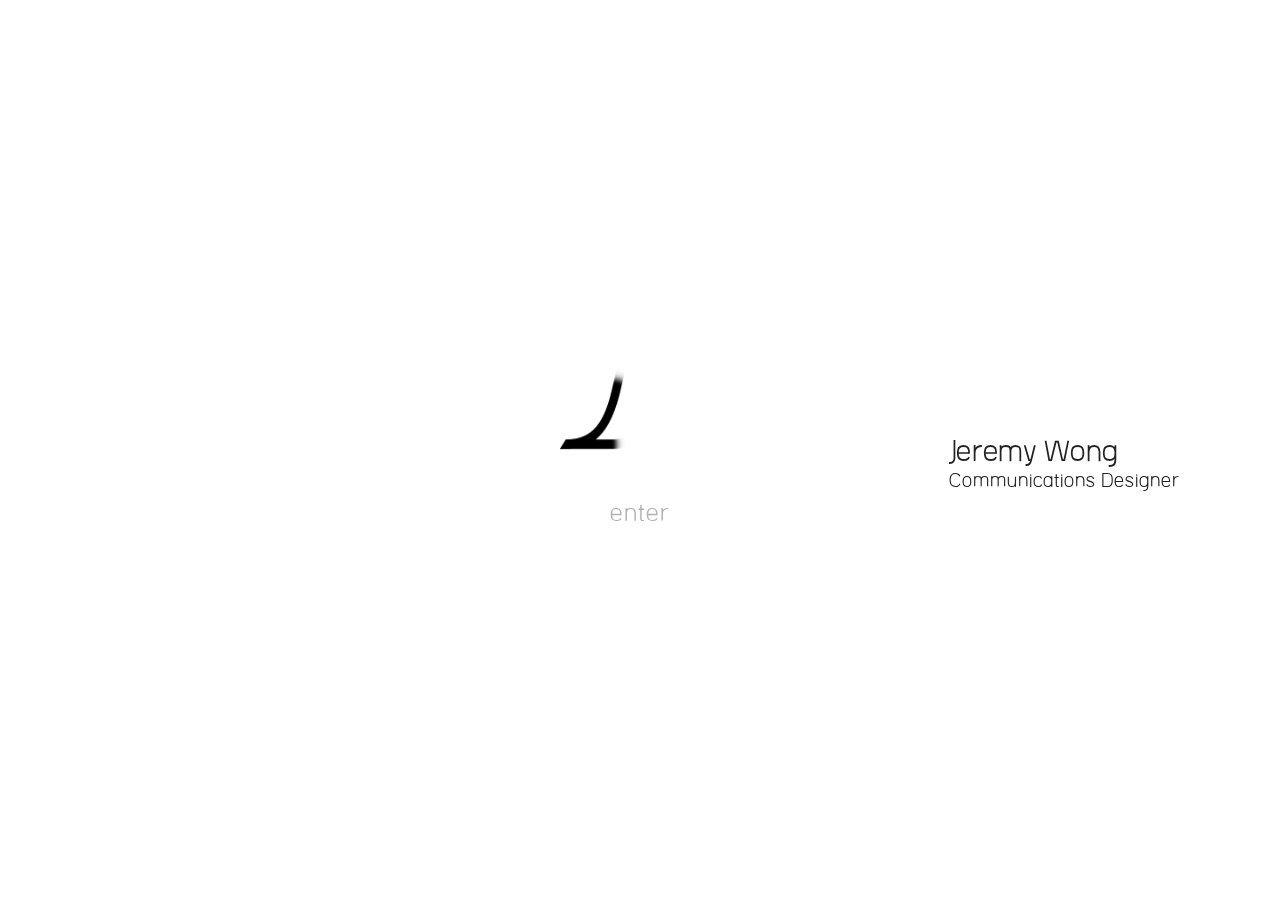
<file: index (FULL SITE ACCESS).html>
<!doctype html>
<html class="no-js" lang="">
    <head>
        <meta charset="utf-8">
        <meta http-equiv="x-ua-compatible" content="ie=edge">
        <title>Jeremy Wong - Communications Designer</title>
        <meta name="description" content="Hi, I'm Jeremy - A marketing communications designer in Vancouver, BC. I'm a visual strategist with a knack for solving problems to add value for your brand.">
        <meta name="viewport" content="width=device-width, initial-scale=1">

        <link rel="apple-touch-icon" href="apple-touch-icon.png">
        <!-- Place favicon.ico in the root directory -->

        <link rel="stylesheet" href="css/normalize.css">
        <link rel="stylesheet" href="css/main.css">
        <link rel="stylesheet" href="css/octopus.css">
        <link rel="icon" type="image/png" href="favicon.png">
        <link rel="stylesheet" href="https://maxcdn.bootstrapcdn.com/font-awesome/4.5.0/css/font-awesome.min.css">
        <link href='https://fonts.googleapis.com/css?family=Open+Sans' rel='stylesheet' type='text/css'>
        <script src="js/vendor/modernizr-2.8.3.min.js"></script>
    </head>
    <body>
        <!--[if lt IE 8]>
            <p class="browserupgrade">You are using an <strong>outdated</strong> browser. Please <a href="http://browsehappy.com/">upgrade your browser</a> to improve your experience.</p>
        <![endif]-->

        <!-- Add your site or application content here -->

        <div class="wrap">
          <div class="header">
        <a class="reset" href=""><img class="logo" src="projects/img/logo.svg" alt="jerwong logo" width=91px height=50px></a>

        <div id="nav-icon3grey">
          <span></span>
          <span></span>
          <span></span>
          <span></span>
        </div>

        <nav class="navmenu hide">
          <ul>
                <li><a href="projects/">Work</a></li>
                <li><a class="selected" href="#">About</a></li>
            </ul>
        </nav>
      </div> <!-- Header Close -->

        <div class="aboutme">
        <h1 class="intro">Hi, I'm Jeremy</h1>

        <h2>About Me</h2>
        <p>I’m a marketing communications designer based in Vancouver, BC. I've always been intrigued by design, even before I knew what design really was. After 5 years of design education at Kwantlen Polytechnic University, I have a better understanding now.</p>

<p>Design is about the user. It's a unique experience crafted with a purpose. Design is a story, a journey — orchestrated perfectly in harmony. Design is powerful. It surrounds our lives.</p>

<p>I'm on a journey to understand the world through design.</p>


        <h2 class="contacth2">Contact</h2>
        <p>I want to hear from you, let's get in touch.</p>
        <div class="contactinfo">
        <p><i class="fa fa-phone" style="font-size: 20px;margin-right:12px"></i>604.828.4879<br><i class="fa fa-envelope" style="font-size: 15px;margin-right:12px"></i><a href="mailto:hi@jerwong.ca">hi@jerwong.ca</a></p>
      </div>
        </div>

        <div class="me">
        <img src="projects/img/me.png" alt="Jeremy Wong - Communications Designer" width="850" height="694">
        <a href="projects/" class="workhome">Work</a>
      </div>

      </div> <!--wrap close-->

<section class="loadingpage">

  <div class="loader">
    <img src="projects/img/JWLogo.gif" alt="jerwong logo .gif" width="160" height="98">
  <h1 class="enter">enter</h1>
</div>


<div class="homeinfo">
<h1 class="jeremywong">Jeremy Wong</h1>
<h2 class="medescriptor">Communications Designer</h2>
</div>

</section>



        <script src="https://code.jquery.com/jquery-1.12.0.min.js"></script>
        <script>window.jQuery || document.write('<script src="js/vendor/jquery-1.12.0.min.js"><\/script>')</script>
        <script src="js/plugins.js"></script>
        <script src="js/main.js"></script>
        <script type="text/javascript" src="js/cookie.js"></script>


        <script type="text/JavaScript">
          $(document).ready(function() {
            // COOKIES
            // if the cookie is true, hide the initial message and show the other one
            if ($.cookie('hide-after-load') == 'yes') {
              $('.loadingpage').addClass('noshow');
            }
            // add cookie to hide the first message after load (on refresh it will be hidden)
            $.cookie('hide-after-load', 'yes', {expires: 7 });
            //reset the cookies (not shown in tutorial)
            $('.reset').click(function() {
              // check that if it was cliked before or not
              if (!$(this).hasClass('clicked')) {
                // add class that the link is clicked and shot the footer with delay
                $(this).addClass('clicked');
                // add cookie setting that user has clicked
                $.cookie('hide-after-load', 'no', {expires: 7 });
                $.cookie('hide-after-click', 'no', {expires: 7 });
              }
              location.reload();
            });
          });
        </script>

        <!-- Google Analytics: change UA-XXXXX-X to be your site's ID. -->
<!--
        <script>
            (function(b,o,i,l,e,r){b.GoogleAnalyticsObject=l;b[l]||(b[l]=
            function(){(b[l].q=b[l].q||[]).push(arguments)});b[l].l=+new Date;
            e=o.createElement(i);r=o.getElementsByTagName(i)[0];
            e.src='https://www.google-analytics.com/analytics.js';
            r.parentNode.insertBefore(e,r)}(window,document,'script','ga'));
            ga('create','UA-XXXXX-X','auto');ga('send','pageview');
        </script>
-->

    </body>
</html>
</file>
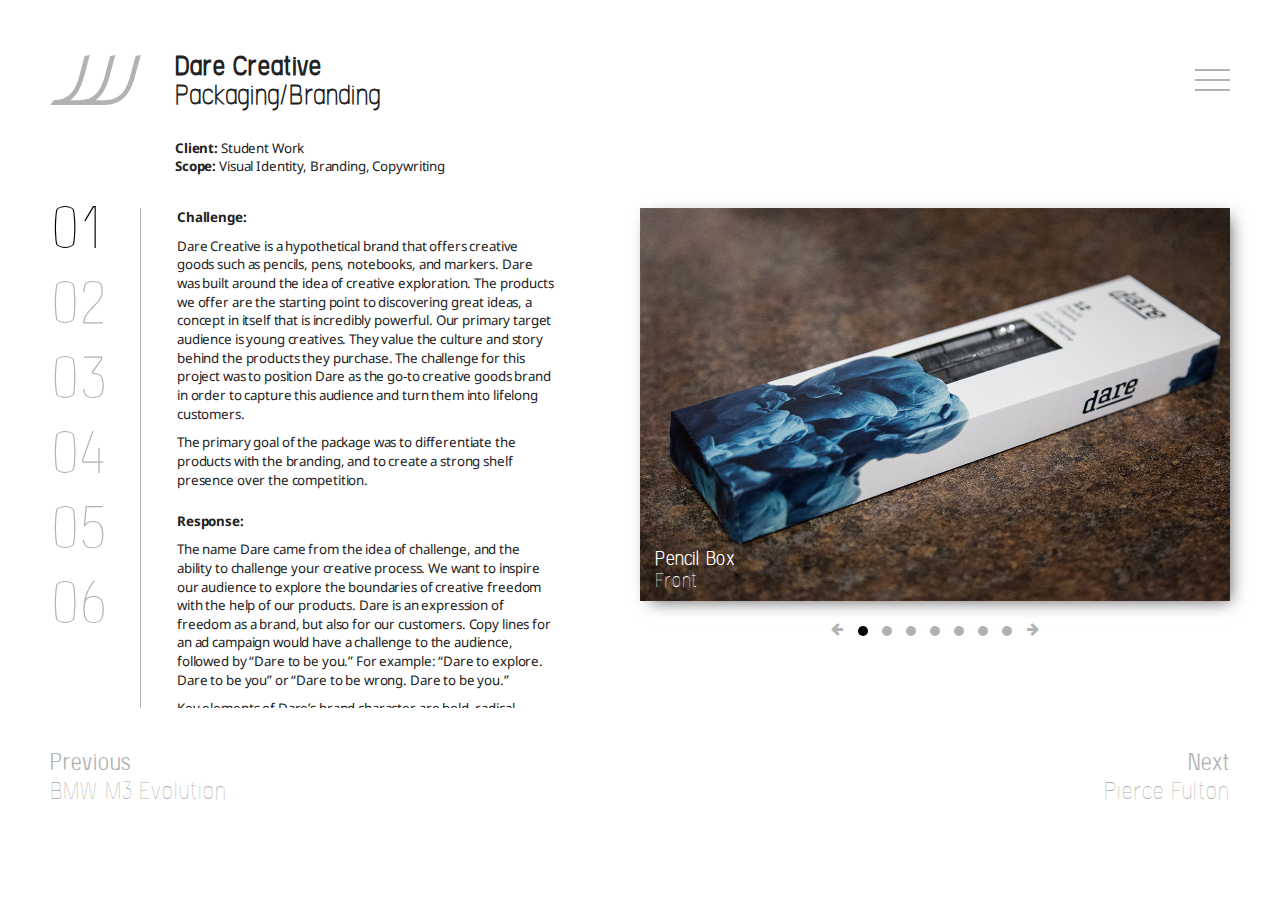
<file: projects/dare.html>
<!doctype html>
<html class="no-js" lang="">
    <head>
        <meta charset="utf-8">
        <meta http-equiv="x-ua-compatible" content="ie=edge">
        <title>Jeremy Wong - Communications Designer</title>
        <meta name="description" content="">
        <meta name="viewport" content="width=device-width, initial-scale=1">

        <link rel="apple-touch-icon" href="apple-touch-icon.png">
        <!-- Place favicon.ico in the root directory -->

        <link rel="stylesheet" href="../css/normalize.css">
        <link rel="stylesheet" href="../css/main.css">
        <link rel="stylesheet" href="../css/octopus.css">
        <link rel="icon" type="image/png" href="../favicon.png">
        <link rel="stylesheet" href="https://maxcdn.bootstrapcdn.com/font-awesome/4.5.0/css/font-awesome.min.css">
        <link href='https://fonts.googleapis.com/css?family=Open+Sans' rel='stylesheet' type='text/css'>
        <link href='https://fonts.googleapis.com/css?family=Droid+Sans:400,700' rel='stylesheet' type='text/css'>
        <script src="../js/vendor/modernizr-2.8.3.min.js"></script>
        <link rel="stylesheet" href="../owl/owl.carousel.css">
        <link rel="stylesheet" href="../owl/owl.theme.default.css">
        <link rel="stylesheet" type="text/css" href="../jCapSlide/css/style.css"/>

    </head>



    <body id="projectpage">
        <!--[if lt IE 8]>
            <p class="browserupgrade">You are using an <strong>outdated</strong> browser. Please <a href="http://browsehappy.com/">upgrade your browser</a> to improve your experience.</p>
        <![endif]-->

        <!-- Add your site or application content here -->

        <div class="wrap">

        <div class="header">
        <a href="../">

          <svg version="1.1" xmlns="http://www.w3.org/2000/svg" xmlns:xlink="http://www.w3.org/1999/xlink" x="0px" y="0px"
          	 viewBox="0 0 91.1 50.3" enable-background="new 0 0 91.1 50.3" xml:space="preserve" class="logo greylogo">
          <g id="Background">
          </g>
          <g id="Guides" display="none">
          </g>
          <g id="_x31_._Loading">
          	<path d="M81,19.1C76.3,38,69,45.4,54.7,45.4h-8.8c6.9-5,11.6-14,14.8-27.7L65.5,0l-5.2,1.1l-4.8,18C50.7,38,43.3,45.4,29.1,45.4
          		h-8.2h-0.6c6.9-5,11.6-14,14.8-27.7L39.8,0l-5.2,1.1l-4.8,18C25.1,38,17.7,45.4,3.4,45.4h0L0,50.3h3.4c0.5,0,1.3,0,1.3,0h16.1h8.2
          		h25.6c16.8,0,26.3-9.7,31.7-32.6L91.1,0l-5.2,1.1L81,19.1z"/>
          </g>
          <g id="_x32_._Home_x2F_About">
          </g>
          <g id="_x33_._Work_Overview">
          </g>
          <g id="_x34_._Work_1">
          </g>
          <g id="_x34_._Work_2">
          </g>
          <g id="Navi">
          </g>
          </svg>
        </a>

        <div id="nav-icon3grey" class="nav-icon3grey">
          <span></span>
          <span></span>
          <span></span>
          <span></span>
        </div>

        <nav class="navmenu hide">
          <ul>
                <li><a href="../projects">Work</a></li>
                <li><a href="../">About</a></li>
            </ul>
        </nav>



        <div class="projectintro">

          <div>
            <h1 class="projectname">Dare Creative</h1>
            <h1 class="projectdescription">Packaging/Branding</h1>
          </div>
        <div class="scopeinfo">
          <p><strong>Client:</strong> Student Work</p>
          <p><strong>Scope:</strong> Visual Identity, Branding, Copywriting</p>
        </div>

      </div> <!--Projectinfo Close -->
    </div> <!-- Header Close -->

        <ul class="sidebar">
            <li><a class="selected" href="">01</a></li>
            <li><a href="piercefulton">02</a></li>
            <li><a href="scopefm">03</a></li>
            <li><a href="m3evo">04</a></li>
            <li><a href="project5">05</a></li>
            <li><a href="project6">06</a></li>
        </ul>

        <div class="casestudy">
          <!--<div class="bigimage">
            <img src="img/p2_big.jpg" alt="First Image" width="1200" height="600">
          </div>--> <!--Images Close-->
        <div class="casestudyscroll">
        <div class="casestudycontent byebye">
<h2>Challenge:</h2>

<p>Dare Creative is a hypothetical brand that offers creative goods such as pencils, pens, notebooks, and markers. Dare was built around the idea of creative exploration. The products we offer are the starting point to discovering great ideas, a concept in itself that is incredibly powerful. Our primary target audience is young creatives. They value the culture and story behind the products they purchase. The challenge for this project was to position Dare as the go-to creative goods brand in order to capture this audience and turn them into lifelong customers.
</p><p>
The primary goal of the package was to differentiate the products with the branding, and to create a strong shelf presence over the competition.
</p>
<br>

<h2>Response:</h2>

<p>The name Dare came from the idea of challenge, and the ability to challenge your creative process. We want to inspire our audience to explore the boundaries of creative freedom with the help of our products. Dare is an expression of freedom as a brand, but also for our customers. Copy lines for an ad campaign would have a challenge to the audience, followed by “Dare to be you.” For example: “Dare to explore. Dare to be you” or “Dare to be wrong. Dare to be you.”
</p><p>
Key elements of Dare’s brand character are bold, radical, imaginative, adventurous, and expressive. The mark evokes movement and tension. It is a balance between structure and edgy, with a bold presence that supports the statement it represents.
</p><p>
The ink clouds are used as an abstract symbol to represent the depth and the mystery of the creative process. Our products are the vehicles which help users navigate through the unknown, just like a ship in the sea.
</p><p>
The display stand is packed tightly to improve the structural rigidity while the products are on display, but also during shipping, and to minimize waste. The staircase was added to give the display a strong shelf presence, and to integrate the wooden pencil stand included in the package. The pencil stand would be a wooden version of the staircase that would sit upside-down on top of the boxes during shipping, creating a squared package. The pencil stand is intended to be used alongside the package display so the seller can feature the products themselves, allowing for individual sale and product testing.
</p>
<br>

<h2>Outcome:</h2>

<p>As I was working on this project, I began to embody the Dare philosophies. I started challenging my own creative process, and thinking about things differently which led to the discovery of new possibilities. It was a rewarding process which has inspired me to continue the path of discovery.
</p>
        </div> <!--casestudycontent close-->
      </div> <!--Scroll div close-->

      <div id="carousel" class="owl-carousel owl-theme projectcarousel byebye">


        <a href="img/p2_1.jpg"><div id="capslide_img_cont1" class="ic_container">
            <img src="img/p2_1.jpg" alt="Pencil Box - Front"/>
            <div class="overlay" style="display:none;"></div>
            <div class="ic_caption">
                <p class="ic_category">Pencil Box</p>
                <h3>Front</h3>
                <!--<p class="ic_text">
                    Lorem ipsum dolor sit amet, consectetur adipisicing elit,
                    sed do eiusmod tempor incididunt ut labore et dolore magna aliqua.
                </p>-->
            </div>
        </div></a>

        <a href="img/p2_2.jpg"><div class="ic_container">
          <img src="img/p2_2.jpg" alt="Notebook Sleeve - Front"/>
            <div class="overlay" style="display:none;"></div>
            <div class="ic_caption">
                <p class="ic_category">Notebook Sleeve</p>
                <h3>Front</h3>
                <!--<p class="ic_text">
                    Lorem ipsum dolor sit amet, consectetur adipisicing elit,
                    sed do eiusmod tempor incididunt ut labore et dolore magna aliqua.
                </p>-->
            </div>
        </div></a>

        <a href="img/p2_3.jpg"><div class="ic_container">
          <img src="img/p2_3.jpg" alt="Box + Sleeve - Front"/>
            <div class="overlay" style="display:none;"></div>
            <div class="ic_caption">
                <p class="ic_category">Box + Sleeve</p>
                <h3>Front</h3>
                <!--<p class="ic_text">
                    Lorem ipsum dolor sit amet, consectetur adipisicing elit,
                    sed do eiusmod tempor incididunt ut labore et dolore magna aliqua.
                </p>-->
            </div>
        </div></a>

        <a href="img/p2_4.jpg"><div class="ic_container">
          <img src="img/p2_4.jpg" alt="Box + Sleeve - Back"/>
            <div class="overlay" style="display:none;"></div>
            <div class="ic_caption">
                <p class="ic_category">Box + Sleeve</p>
                <h3>Back</h3>
                <!--<p class="ic_text">
                    Lorem ipsum dolor sit amet, consectetur adipisicing elit,
                    sed do eiusmod tempor incididunt ut labore et dolore magna aliqua.
                </p>-->
            </div>
        </div></a>

        <a href="img/p2_5.jpg"><div class="ic_container">
          <img src="img/p2_5.jpg" alt="Display Stand - Front"/>
            <div class="overlay" style="display:none;"></div>
            <div class="ic_caption">
                <p class="ic_category">Display Stand</p>
                <h3>Front</h3>
                <!--<p class="ic_text">
                    Lorem ipsum dolor sit amet, consectetur adipisicing elit,
                    sed do eiusmod tempor incididunt ut labore et dolore magna aliqua.
                </p>-->
            </div>
        </div></a>

        <a href="img/p2_6.jpg"><div class="ic_container">
          <img src="img/p2_6.jpg" alt="Display Stand - Side"/>
            <div class="overlay" style="display:none;"></div>
            <div class="ic_caption">
                <p class="ic_category">Display Stand</p>
                <h3>Side</h3>
                <!--<p class="ic_text">
                    Lorem ipsum dolor sit amet, consectetur adipisicing elit,
                    sed do eiusmod tempor incididunt ut labore et dolore magna aliqua.
                </p>-->
            </div>
        </div></a>

        <a href="img/p2_7.jpg"><div class="ic_container">
          <img src="img/p2_7.jpg" alt="Display Stand - Back"/>
            <div class="overlay" style="display:none;"></div>
            <div class="ic_caption">
                <p class="ic_category">Display Stand</p>
                <h3>Back</h3>
                <!--<p class="ic_text">
                    Lorem ipsum dolor sit amet, consectetur adipisicing elit,
                    sed do eiusmod tempor incididunt ut labore et dolore magna aliqua.
                </p>-->
            </div>
        </div></a>

      </div> <!-- Carousel Close -->

        </div> <!--casestudy close-->

        <div class="footer">
          <div class="prevproject">
            <a href="m3evo"><h1>Previous</h1>
            <h2>BMW M3 Evolution</h2></a>
          </div>
          <div class="nextproject">
            <a href="piercefulton"><h1>Next</h1>
            <h2>Pierce Fulton</h2></a>
          </div>
        </div> <!--footer close-->


      </div> <!--wrap close-->




        <script src="https://code.jquery.com/jquery-1.12.0.min.js"></script>
        <script>window.jQuery || document.write('<script src="../js/vendor/jquery-1.12.0.min.js"><\/script>')</script>
        <script src="../js/plugins.js"></script>
        <script src="../js/main.js"></script>
        <script src="../js/caption.js"></script>
        <script src="../owl/owl.carousel.min.js"></script>
        <script src="../jCapSlide/jquery.capSlide.js"></script>


        <script>
            $(document).ready(function() {
                $("#carousel").owlCarousel ({
                  autoplay: false,
                  autoplayHoverPause: false,
                  autoplayTimeout: 3500,
                  items: 1,
                  loop: true,
                  margin: 20,
                  dots: true,
                  nav: true,
                  navText: [
                    "<i class='fa fa-arrow-left'></i>",
                    "<i class='fa fa-arrow-right'></i>"
                    ],
                  animateOut:'fadeOut',
                })
            })

          </script>



        <!-- Google Analytics: change UA-XXXXX-X to be your site's ID. -->
<!--
        <script>
            (function(b,o,i,l,e,r){b.GoogleAnalyticsObject=l;b[l]||(b[l]=
            function(){(b[l].q=b[l].q||[]).push(arguments)});b[l].l=+new Date;
            e=o.createElement(i);r=o.getElementsByTagName(i)[0];
            e.src='https://www.google-analytics.com/analytics.js';
            r.parentNode.insertBefore(e,r)}(window,document,'script','ga'));
            ga('create','UA-XXXXX-X','auto');ga('send','pageview');
        </script>
-->

    </body>
</html>
</file>
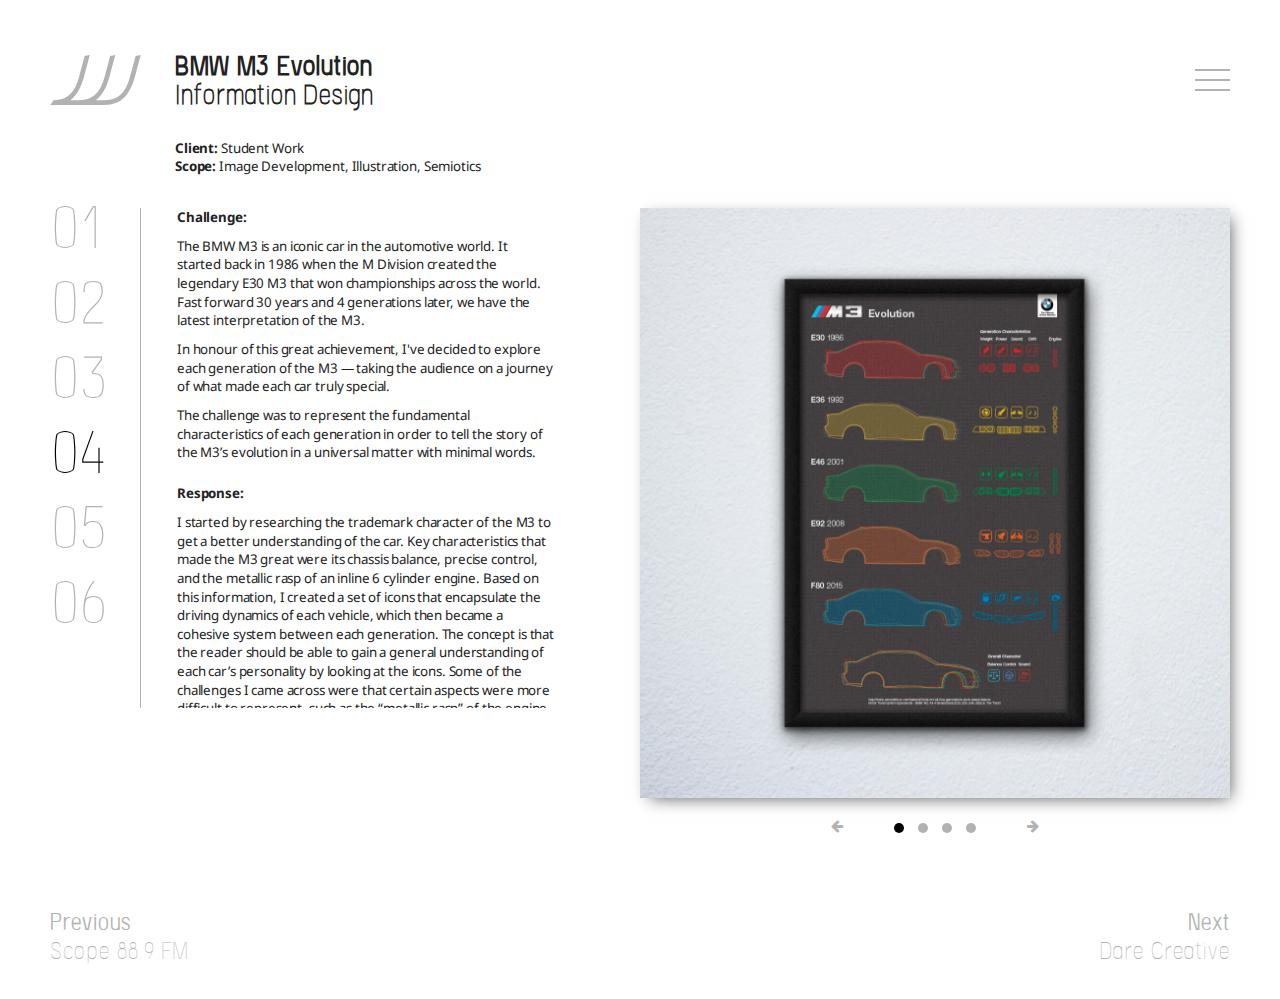
<file: projects/m3evo.html>
<!doctype html>
<html class="no-js" lang="">
    <head>
        <meta charset="utf-8">
        <meta http-equiv="x-ua-compatible" content="ie=edge">
        <title>Jeremy Wong - Communications Designer</title>
        <meta name="description" content="">
        <meta name="viewport" content="width=device-width, initial-scale=1">

        <link rel="apple-touch-icon" href="apple-touch-icon.png">
        <!-- Place favicon.ico in the root directory -->

        <link rel="stylesheet" href="../css/normalize.css">
        <link rel="stylesheet" href="../css/main.css">
        <link rel="stylesheet" href="../css/octopus.css">
        <link rel="icon" type="image/png" href="../favicon.png">
        <link rel="stylesheet" href="https://maxcdn.bootstrapcdn.com/font-awesome/4.5.0/css/font-awesome.min.css">
        <link href='https://fonts.googleapis.com/css?family=Open+Sans' rel='stylesheet' type='text/css'>
        <link href='https://fonts.googleapis.com/css?family=Droid+Sans:400,700' rel='stylesheet' type='text/css'>
        <script src="../js/vendor/modernizr-2.8.3.min.js"></script>
        <link rel="stylesheet" href="../owl/owl.carousel.css">
        <link rel="stylesheet" href="../owl/owl.theme.default.css">
        <link rel="stylesheet" type="text/css" href="../jCapSlide/css/style.css"/>

    </head>



    <body id="projectpage">
        <!--[if lt IE 8]>
            <p class="browserupgrade">You are using an <strong>outdated</strong> browser. Please <a href="http://browsehappy.com/">upgrade your browser</a> to improve your experience.</p>
        <![endif]-->

        <!-- Add your site or application content here -->

        <div class="wrap">

        <div class="header">
        <a href="../">

          <svg version="1.1" xmlns="http://www.w3.org/2000/svg" xmlns:xlink="http://www.w3.org/1999/xlink" x="0px" y="0px"
          	 viewBox="0 0 91.1 50.3" enable-background="new 0 0 91.1 50.3" xml:space="preserve" class="logo greylogo">
          <g id="Background">
          </g>
          <g id="Guides" display="none">
          </g>
          <g id="_x31_._Loading">
          	<path d="M81,19.1C76.3,38,69,45.4,54.7,45.4h-8.8c6.9-5,11.6-14,14.8-27.7L65.5,0l-5.2,1.1l-4.8,18C50.7,38,43.3,45.4,29.1,45.4
          		h-8.2h-0.6c6.9-5,11.6-14,14.8-27.7L39.8,0l-5.2,1.1l-4.8,18C25.1,38,17.7,45.4,3.4,45.4h0L0,50.3h3.4c0.5,0,1.3,0,1.3,0h16.1h8.2
          		h25.6c16.8,0,26.3-9.7,31.7-32.6L91.1,0l-5.2,1.1L81,19.1z"/>
          </g>
          <g id="_x32_._Home_x2F_About">
          </g>
          <g id="_x33_._Work_Overview">
          </g>
          <g id="_x34_._Work_1">
          </g>
          <g id="_x34_._Work_2">
          </g>
          <g id="Navi">
          </g>
          </svg>
        </a>

        <div id="nav-icon3grey" class="nav-icon3grey">
          <span></span>
          <span></span>
          <span></span>
          <span></span>
        </div>

        <nav class="navmenu hide">
          <ul>
                <li><a href="../projects">Work</a></li>
                <li><a href="../">About</a></li>
            </ul>
        </nav>



        <div class="projectintro">

          <div>
        <h1 class="projectname">BMW M3 Evolution</h1>
        <h1 class="projectdescription">Information Design</h1>
      </div>

        <div class="scopeinfo">
          <p><strong>Client:</strong> Student Work</p>
          <p><strong>Scope:</strong> Image Development, Illustration, Semiotics</p>
        </div>

      </div> <!--Projectinfo Close -->
    </div> <!-- Header Close -->
        <ul class="sidebar">
            <li><a href="dare">01</a></li>
            <li><a href="piercefulton">02</a></li>
            <li><a href="scopefm">03</a></li>
            <li><a class="selected" href="">04</a></li>
            <li><a href="project5">05</a></li>
            <li><a href="project6">06</a></li>
        </ul>

        <div class="casestudy">
          <!--<div class="bigimage">
            <img src="img/p4_big.png" alt="First Image" width="1200" height="600">
          </div>--> <!--Images Close-->
        <div class="casestudyscroll">
        <div class="casestudycontent byebye">
<h2>Challenge:</h2>

<p>The BMW M3 is an iconic car in the automotive world. It started back in 1986 when the M Division created the legendary E30 M3 that won championships across the world. Fast forward 30 years and 4 generations later, we have the latest interpretation of the M3.</p>

<p>In honour of this great achievement, I've decided to explore each generation of the M3 — taking the audience on a journey of what made each car truly special.</p>

<p>The challenge was to represent the fundamental characteristics of each generation in order to tell the story of the M3’s evolution in a universal matter with minimal words.
</p>

<br>
<h2>Response:</h2>

<p>I started by researching the trademark character of the M3 to get a better understanding of the car. Key characteristics that made the M3 great were its chassis balance, precise control, and the metallic rasp of an inline 6 cylinder engine. Based on this information, I created a set of icons that encapsulate the driving dynamics of each vehicle, which then became a cohesive system between each generation. The concept is that the reader should be able to gain a general understanding of each car’s personality by looking at the icons. Some of the challenges I came across were that certain aspects were more difficult to represent, such as the “metallic rasp” of the engine note, or the “bland burble” of the new turbocharged engine. Due to the abstract nature of some of these characteristics, it was difficult to create unique icons without unintended meanings being associated with them.</p>

<p>Other key elements of the cars include the body profile, fascia, and engines which serve to represent the vehicle’s physical changes. The size of the cars play an important role in the M3’s story as well. Traditionally, BMW’s were known to be small and light, but overtime, their cars evolved and became larger and heavier. As such, outlines of each generation were underlaid for easy comparison to reflect this aspect of the story.</p>

<p>The primary target audience are car enthusiasts and potential sports car buyers. The infographic serves as an educational tool (online and in print) explaining the driving dynamics of the cars, and can be used to promote the M3 brand. The infographic also serves as a nice poster on the wall for car fans that appreciate the history of the legendary M3.
</p>

<br>

<h2>Outcome:</h2>

<p>This project was a very interesting to work on. It had its own unique challenges that required a lot of user testing to figure out what was working and what wasn’t. In the end, it was a valuable experience, and a good lesson in problem solving and compromise.</p>

<p>To determine the success of the concept, user testing was conducted with many people that were not in the target audience (non-car people). Most users were able to understand the basic character of the cars, but some icons were more effective than others.
</p>
<br>
<a href="img/BMW_M3_Evolution.png">Click here to view the full infographic.</a>
        </div> <!--casestudycontent close-->
      </div> <!--Scroll div close-->


      <div id="carousel" class="owl-carousel owl-theme projectcarousel byebye">


        <a href="img/p4_1.jpg"><div id="capslide_img_cont1" class="ic_container">
            <img src="img/p4_1.jpg" alt="Poster Framed"/>
            <div class="overlay" style="display:none;"></div>
            <div class="ic_caption">
                <p class="ic_category"></p>
                <h3></h3>
                <!--<p class="ic_text">
                    Lorem ipsum dolor sit amet, consectetur adipisicing elit,
                    sed do eiusmod tempor incididunt ut labore et dolore magna aliqua.
                </p>-->
            </div>
        </div></a>

        <a href="img/BMW_M3_Evolution.png"><div class="ic_container">
          <img src="img/p4_2.png" alt="Poster Top Half"/>
            <div class="overlay" style="display:none;"></div>
            <div class="ic_caption">
                <p class="ic_category"></p>
                <h3></h3>
                <!--<p class="ic_text">
                    Lorem ipsum dolor sit amet, consectetur adipisicing elit,
                    sed do eiusmod tempor incididunt ut labore et dolore magna aliqua.
                </p>-->
            </div>
        </div></a>

        <a href="img/BMW_M3_Evolution.png"><div class="ic_container">
          <img src="img/p4_3.png" alt="Poster Bottom Half"/>
            <div class="overlay" style="display:none;"></div>
            <div class="ic_caption">
                <p class="ic_category"></p>
                <h3></h3>
                <!--<p class="ic_text">
                    Lorem ipsum dolor sit amet, consectetur adipisicing elit,
                    sed do eiusmod tempor incididunt ut labore et dolore magna aliqua.
                </p>-->
            </div>
        </div></a>

        <a href="img/BMW_M3_Evolution.png"><div class="ic_container">
          <img src="img/p4_4.png" alt="Icon Detail"/>
            <div class="overlay" style="display:none;"></div>
            <div class="ic_caption">
                <p class="ic_category"></p>
                <h3></h3>
                <!--<p class="ic_text">
                    Lorem ipsum dolor sit amet, consectetur adipisicing elit,
                    sed do eiusmod tempor incididunt ut labore et dolore magna aliqua.
                </p>-->
            </div>
        </div></a>

      </div> <!-- Carousel Close -->

        </div> <!--casestudy close-->


        <div class="footer">
          <div class="prevproject">
            <a href="scopefm"><h1>Previous</h1>
            <h2>Scope 88.9 FM</h2></a>
          </div>
          <div class="nextproject">
            <a href="dare"><h1>Next</h1>
            <h2>Dare Creative</h2></a>
          </div>
        </div> <!--footer close-->


      </div> <!--wrap close-->




        <script src="https://code.jquery.com/jquery-1.12.0.min.js"></script>
        <script>window.jQuery || document.write('<script src="../js/vendor/jquery-1.12.0.min.js"><\/script>')</script>
        <script src="../js/plugins.js"></script>
        <script src="../js/main.js"></script>
        <script src="../js/caption.js"></script>
        <script src="../owl/owl.carousel.min.js"></script>
        <script src="../jCapSlide/jquery.capSlide.js"></script>


        <script>
            $(document).ready(function() {
                $("#carousel").owlCarousel ({
                  autoplay: false,
                  autoplayHoverPause: false,
                  autoplayTimeout: 3500,
                  items: 1,
                  loop: true,
                  margin: 20,
                  dots: true,
                  nav: true,
                  navText: [
                    "<i class='fa fa-arrow-left'></i>",
                    "<i class='fa fa-arrow-right'></i>"
                    ],
                  animateOut:'fadeOut',
                })
            })
          </script>



        <!-- Google Analytics: change UA-XXXXX-X to be your site's ID. -->
<!--
        <script>
            (function(b,o,i,l,e,r){b.GoogleAnalyticsObject=l;b[l]||(b[l]=
            function(){(b[l].q=b[l].q||[]).push(arguments)});b[l].l=+new Date;
            e=o.createElement(i);r=o.getElementsByTagName(i)[0];
            e.src='https://www.google-analytics.com/analytics.js';
            r.parentNode.insertBefore(e,r)}(window,document,'script','ga'));
            ga('create','UA-XXXXX-X','auto');ga('send','pageview');
        </script>
-->

    </body>
</html>
</file>
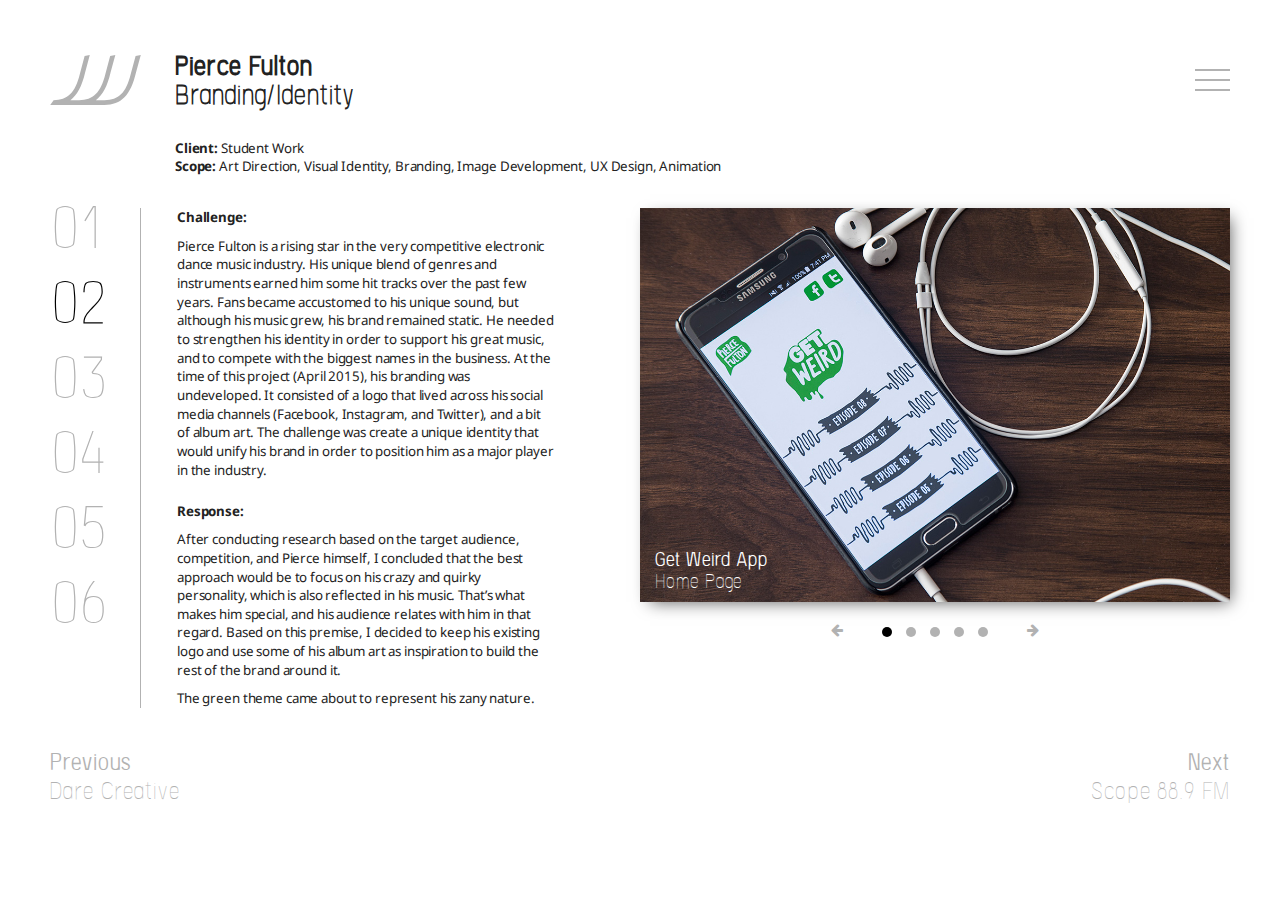
<file: projects/piercefulton.html>
<!doctype html>
<html class="no-js" lang="">
    <head>
        <meta charset="utf-8">
        <meta http-equiv="x-ua-compatible" content="ie=edge">
        <title>Jeremy Wong - Communications Designer</title>
        <meta name="description" content="">
        <meta name="viewport" content="width=device-width, initial-scale=1">

        <link rel="apple-touch-icon" href="apple-touch-icon.png">
        <!-- Place favicon.ico in the root directory -->

        <link rel="stylesheet" href="../css/normalize.css">
        <link rel="stylesheet" href="../css/main.css">
        <link rel="stylesheet" href="../css/octopus.css">
        <link rel="icon" type="image/png" href="../favicon.png">
        <link rel="stylesheet" href="https://maxcdn.bootstrapcdn.com/font-awesome/4.5.0/css/font-awesome.min.css">
        <link href='https://fonts.googleapis.com/css?family=Open+Sans' rel='stylesheet' type='text/css'>
        <link href='https://fonts.googleapis.com/css?family=Droid+Sans:400,700' rel='stylesheet' type='text/css'>
        <script src="../js/vendor/modernizr-2.8.3.min.js"></script>
        <link rel="stylesheet" href="../owl/owl.carousel.css">
        <link rel="stylesheet" href="../owl/owl.theme.default.css">
        <link rel="stylesheet" type="text/css" href="../jCapSlide/css/style.css"/>

    </head>



    <body id="projectpage">
        <!--[if lt IE 8]>
            <p class="browserupgrade">You are using an <strong>outdated</strong> browser. Please <a href="http://browsehappy.com/">upgrade your browser</a> to improve your experience.</p>
        <![endif]-->

        <!-- Add your site or application content here -->

        <div class="wrap">
          <div class="header">
        <a href="../">

          <svg version="1.1" xmlns="http://www.w3.org/2000/svg" xmlns:xlink="http://www.w3.org/1999/xlink" x="0px" y="0px"
          	 viewBox="0 0 91.1 50.3" enable-background="new 0 0 91.1 50.3" xml:space="preserve" class="logo greylogo">
          <g id="Background">
          </g>
          <g id="Guides" display="none">
          </g>
          <g id="_x31_._Loading">
          	<path d="M81,19.1C76.3,38,69,45.4,54.7,45.4h-8.8c6.9-5,11.6-14,14.8-27.7L65.5,0l-5.2,1.1l-4.8,18C50.7,38,43.3,45.4,29.1,45.4
          		h-8.2h-0.6c6.9-5,11.6-14,14.8-27.7L39.8,0l-5.2,1.1l-4.8,18C25.1,38,17.7,45.4,3.4,45.4h0L0,50.3h3.4c0.5,0,1.3,0,1.3,0h16.1h8.2
          		h25.6c16.8,0,26.3-9.7,31.7-32.6L91.1,0l-5.2,1.1L81,19.1z"/>
          </g>
          <g id="_x32_._Home_x2F_About">
          </g>
          <g id="_x33_._Work_Overview">
          </g>
          <g id="_x34_._Work_1">
          </g>
          <g id="_x34_._Work_2">
          </g>
          <g id="Navi">
          </g>
          </svg>
        </a>

        <div id="nav-icon3grey" class="nav-icon3grey">
          <span></span>
          <span></span>
          <span></span>
          <span></span>
        </div>

        <nav class="navmenu hide">
          <ul>
                <li><a href="../projects/">Work</a></li>
                <li><a href="../">About</a></li>
            </ul>
        </nav>

        <div class="projectintro">

          <div>
        <h1 class="projectname">Pierce Fulton</h1>
        <h1 class="projectdescription">Branding/Identity</h1>
      </div>

      <div class="scopeinfo">
        <p><strong>Client:</strong> Student Work</p>
        <p><strong>Scope:</strong> Art Direction, Visual Identity, Branding, Image Development, UX Design, Animation</p>
      </div>

    </div> <!--Projectinfo Close -->

    </div> <!-- Header Close -->


        <ul class="sidebar">
            <li><a href="dare">01</a></li>
            <li><a class="selected" href="">02</a></li>
            <li><a href="scopefm">03</a></li>
            <li><a href="m3evo">04</a></li>
            <li><a href="project5">05</a></li>
            <li><a href="project6">06</a></li>
        </ul>

        <div class="casestudy">
          <!--<div class="bigimage">
            <img src="img/p1_big.jpg" alt="First Image" width="1200" height="600">
          </div>--> <!--Images Close-->
        <div class="casestudyscroll">
        <div class="casestudycontent byebye">
<h2>Challenge:</h2>

<p>Pierce Fulton is a rising star in the very competitive electronic dance music industry. His unique blend of genres and instruments earned him some hit tracks over the past few years. Fans became accustomed to his unique sound, but although his music grew, his brand remained static. He needed to strengthen his identity in order to support his great music, and to compete with the biggest names in the business. At the time of this project (April 2015), his branding was undeveloped. It consisted of a logo that lived across his social media channels (Facebook, Instagram, and Twitter), and a bit of album art. The challenge was create a unique identity that would unify his brand in order to position him as a major player in the industry.
</p>
<br>

<h2>Response:</h2>

<p>After conducting research based on the target audience, competition, and Pierce himself, I concluded that the best approach would be to focus on his crazy and quirky personality, which is also reflected in his music. That’s what makes him special, and his audience relates with him in that regard. Based on this premise, I decided to keep his existing logo and use some of his album art as inspiration to build the rest of the brand around it.
</p><p>
The green theme came about to represent his zany nature. It’s a bit edgy and dangerous, almost like an element of poison or toxic waste. It also represents the idea of Pierce’s music spreading to all his listeners and everything he touches — once it touches you, you become hooked. This concept is enforced through the dot in the parallax scrolling splash page and the promotional video, which turns everything to green as the green dot passes. His personality was portrayed further through an organic iconographic set which would be used as a system throughout his channels. The icons served as symbols to represent the various touch points users would experience with Pierce.
</p>
<br>

<h2>Outcome:</h2>

<p>Due to the hypothetical nature of the project, it is impossible to measure the effectiveness of in a real world scenario. Instead, I determined success based on user testing. The criteria consisted of: overall unity, representation of Pierce, connection with the audience, and differentiation. The feedback was very positive, and based on the criteria, the project was successful.
</p><p>
Side note – Here’s a video of him making a song with his burp. It’s a great representation of his personality.
<br><br>
<a href="https://www.youtube.com/watch?v=wu3sZ4968L0">https://www.youtube.com/watch?v=wu3sZ4968L0</a>
</p>
        </div> <!--casestudycontent close-->
      </div> <!--Scroll div close-->


      <div id="carousel" class="owl-carousel owl-theme projectcarousel byebye" style="">


        <a href="img/p1_1.jpg"><div class="ic_container">
            <img src="img/p1_1.jpg" alt="Get Weird - Home Page"/>
            <div class="overlay" style="display:none;"></div>
            <div class="ic_caption">
                <p class="ic_category">Get Weird App</p>
                <h3>Home Page</h3>
                <!--<p class="ic_text">
                    Lorem ipsum dolor sit amet, consectetur adipisicing elit,
                    sed do eiusmod tempor incididunt ut labore et dolore magna aliqua.
                </p>-->
            </div>
        </div></a>

        <a href="img/p1_2.jpg"><div class="ic_container">
          <img src="img/p1_2.jpg" alt="Get Weird - Podcast Page"/>
            <div class="overlay" style="display:none;"></div>
            <div class="ic_caption">
                <p class="ic_category">Get Weird App</p>
                <h3>Podcast Page</h3>
                <!--<p class="ic_text">
                    Lorem ipsum dolor sit amet, consectetur adipisicing elit,
                    sed do eiusmod tempor incididunt ut labore et dolore magna aliqua.
                </p>-->
            </div>
        </div></a>

        <a href="img/p1_3.jpg"><div class="ic_container">
          <img src="img/p1_3.jpg" alt="Website - Home Page"/>
            <div class="overlay" style="display:none;"></div>
            <div class="ic_caption">
                <p class="ic_category">Website</p>
                <h3>Home Page</h3>
                <!--<p class="ic_text">
                    Lorem ipsum dolor sit amet, consectetur adipisicing elit,
                    sed do eiusmod tempor incididunt ut labore et dolore magna aliqua.
                </p>-->
            </div>
        </div></a>

        <a href="img/p1_4.jpg"><div class="ic_container">
          <img src="img/p1_4.jpg" alt="Website - Music Page"/>
            <div class="overlay" style="display:none;"></div>
            <div class="ic_caption">
                <p class="ic_category">Website</p>
                <h3>Music Page</h3>
                <!--<p class="ic_text">
                    Lorem ipsum dolor sit amet, consectetur adipisicing elit,
                    sed do eiusmod tempor incididunt ut labore et dolore magna aliqua.
                </p>-->
            </div>
        </div></a>

        <a href="img/p1_5.gif"><div class="ic_container">
          <img src="img/p1_5.gif" alt="Website - Splash Screen"/>
            <div class="overlay" style="display:none;"></div>
            <div class="ic_caption">
                <p class="ic_category">Website</p>
                <h3>Splash Screen</h3>
                <!--<p class="ic_text">
                    Lorem ipsum dolor sit amet, consectetur adipisicing elit,
                    sed do eiusmod tempor incididunt ut labore et dolore magna aliqua.
                </p>-->
            </div>
        </div></a>


      </div> <!-- Carousel Close -->

        </div> <!--casestudy close-->

        <div class="footer">
          <div class="prevproject">
            <a href="dare"><h1>Previous</h1>
            <h2>Dare Creative</h2></a>
          </div>
          <div class="nextproject">
            <a href="scopefm"><h1>Next</h1>
            <h2>Scope 88.9 FM</h2></a>
          </div>
        </div> <!--footer close-->

      </div> <!--wrap close-->




        <script src="https://code.jquery.com/jquery-1.12.0.min.js"></script>
        <script>window.jQuery || document.write('<script src="../js/vendor/jquery-1.12.0.min.js"><\/script>')</script>
        <script src="../js/plugins.js"></script>
        <script src="../js/main.js"></script>
        <script src="../js/caption.js"></script>
        <script src="../owl/owl.carousel.min.js"></script>
        <script src="../jCapSlide/jquery.capSlide.js"></script>


        <script>
            $(document).ready(function() {
                $("#carousel").owlCarousel ({
                  autoplay: false,
                  autoplayHoverPause: false,
                  autoplayTimeout: 3500,
                  items: 1,
                  loop: true,
                  margin: 20,
                  nav: true,
                  navText: [
                    "<i class='fa fa-arrow-left'></i>",
                    "<i class='fa fa-arrow-right'></i>"
                    ],
                  animateOut:'fadeOut',
                })
            });
          </script>



        <!-- Google Analytics: change UA-XXXXX-X to be your site's ID. -->
<!--
        <script>
            (function(b,o,i,l,e,r){b.GoogleAnalyticsObject=l;b[l]||(b[l]=
            function(){(b[l].q=b[l].q||[]).push(arguments)});b[l].l=+new Date;
            e=o.createElement(i);r=o.getElementsByTagName(i)[0];
            e.src='https://www.google-analytics.com/analytics.js';
            r.parentNode.insertBefore(e,r)}(window,document,'script','ga'));
            ga('create','UA-XXXXX-X','auto');ga('send','pageview');
        </script>
-->

    </body>
</html>
</file>
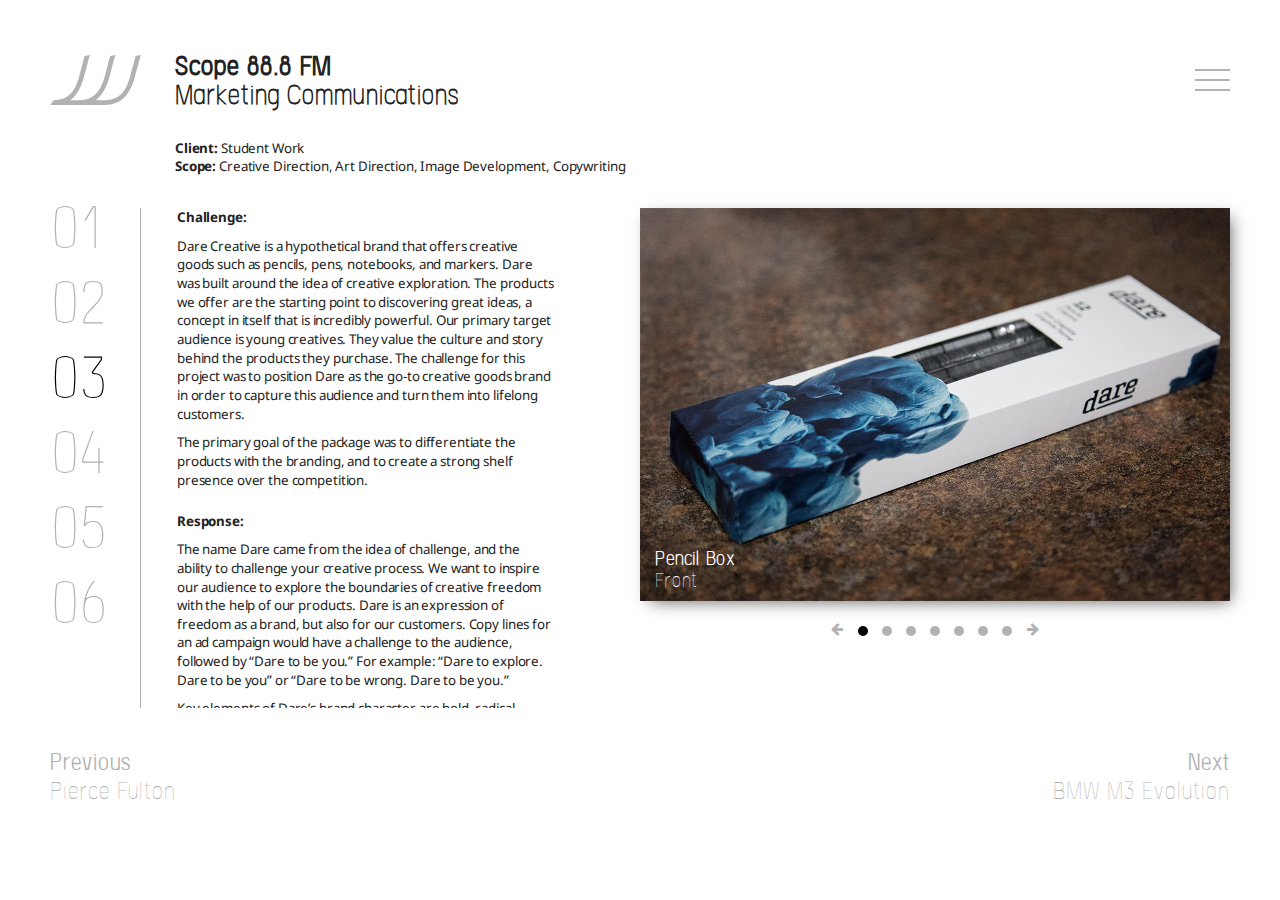
<file: projects/scopefm.html>
<!doctype html>
<html class="no-js" lang="">
    <head>
        <meta charset="utf-8">
        <meta http-equiv="x-ua-compatible" content="ie=edge">
        <title>Jeremy Wong - Communications Designer</title>
        <meta name="description" content="">
        <meta name="viewport" content="width=device-width, initial-scale=1">

        <link rel="apple-touch-icon" href="apple-touch-icon.png">
        <!-- Place favicon.ico in the root directory -->

        <link rel="stylesheet" href="../css/normalize.css">
        <link rel="stylesheet" href="../css/main.css">
        <link rel="stylesheet" href="../css/octopus.css">
        <link rel="icon" type="image/png" href="../favicon.png">
        <link rel="stylesheet" href="https://maxcdn.bootstrapcdn.com/font-awesome/4.5.0/css/font-awesome.min.css">
        <link href='https://fonts.googleapis.com/css?family=Open+Sans' rel='stylesheet' type='text/css'>
        <link href='https://fonts.googleapis.com/css?family=Droid+Sans:400,700' rel='stylesheet' type='text/css'>
        <script src="../js/vendor/modernizr-2.8.3.min.js"></script>
        <link rel="stylesheet" href="../owl/owl.carousel.css">
        <link rel="stylesheet" href="../owl/owl.theme.default.css">
        <link rel="stylesheet" type="text/css" href="../jCapSlide/css/style.css"/>

    </head>



    <body id="projectpage">
        <!--[if lt IE 8]>
            <p class="browserupgrade">You are using an <strong>outdated</strong> browser. Please <a href="http://browsehappy.com/">upgrade your browser</a> to improve your experience.</p>
        <![endif]-->

        <!-- Add your site or application content here -->

        <div class="wrap">

        <div class="header">
        <a href="../">

          <svg version="1.1" xmlns="http://www.w3.org/2000/svg" xmlns:xlink="http://www.w3.org/1999/xlink" x="0px" y="0px"
          	 viewBox="0 0 91.1 50.3" enable-background="new 0 0 91.1 50.3" xml:space="preserve" class="logo greylogo">
          <g id="Background">
          </g>
          <g id="Guides" display="none">
          </g>
          <g id="_x31_._Loading">
          	<path d="M81,19.1C76.3,38,69,45.4,54.7,45.4h-8.8c6.9-5,11.6-14,14.8-27.7L65.5,0l-5.2,1.1l-4.8,18C50.7,38,43.3,45.4,29.1,45.4
          		h-8.2h-0.6c6.9-5,11.6-14,14.8-27.7L39.8,0l-5.2,1.1l-4.8,18C25.1,38,17.7,45.4,3.4,45.4h0L0,50.3h3.4c0.5,0,1.3,0,1.3,0h16.1h8.2
          		h25.6c16.8,0,26.3-9.7,31.7-32.6L91.1,0l-5.2,1.1L81,19.1z"/>
          </g>
          <g id="_x32_._Home_x2F_About">
          </g>
          <g id="_x33_._Work_Overview">
          </g>
          <g id="_x34_._Work_1">
          </g>
          <g id="_x34_._Work_2">
          </g>
          <g id="Navi">
          </g>
          </svg>
        </a>

        <div id="nav-icon3grey" class="nav-icon3grey">
          <span></span>
          <span></span>
          <span></span>
          <span></span>
        </div>

        <nav class="navmenu hide">
          <ul>
                <li><a href="../projects">Work</a></li>
                <li><a href="../">About</a></li>
            </ul>
        </nav>



        <div class="projectintro">

          <div>
            <h1 class="projectname">Scope 88.8 FM</h1>
            <h1 class="projectdescription">Marketing Communications</h1>
          </div>
        <div class="scopeinfo">
          <p><strong>Client:</strong> Student Work</p>
          <p><strong>Scope:</strong> Creative Direction, Art Direction, Image Development, Copywriting</p>
        </div>

      </div> <!--Projectinfo Close -->
    </div> <!-- Header Close -->

        <ul class="sidebar">
            <li><a href="dare">01</a></li>
            <li><a href="piercefulton">02</a></li>
            <li><a class="selected" href="">03</a></li>
            <li><a href="m3evo">04</a></li>
            <li><a href="project5">05</a></li>
            <li><a href="project6">06</a></li>
        </ul>

        <div class="casestudy">
          <!--<div class="bigimage">
            <img src="img/p2_big.jpg" alt="First Image" width="1200" height="600">
          </div>--> <!--Images Close-->
        <div class="casestudyscroll">
        <div class="casestudycontent byebye">
<h2>Challenge:</h2>

<p>Dare Creative is a hypothetical brand that offers creative goods such as pencils, pens, notebooks, and markers. Dare was built around the idea of creative exploration. The products we offer are the starting point to discovering great ideas, a concept in itself that is incredibly powerful. Our primary target audience is young creatives. They value the culture and story behind the products they purchase. The challenge for this project was to position Dare as the go-to creative goods brand in order to capture this audience and turn them into lifelong customers.
</p><p>
The primary goal of the package was to differentiate the products with the branding, and to create a strong shelf presence over the competition.
</p>
<br>

<h2>Response:</h2>

<p>The name Dare came from the idea of challenge, and the ability to challenge your creative process. We want to inspire our audience to explore the boundaries of creative freedom with the help of our products. Dare is an expression of freedom as a brand, but also for our customers. Copy lines for an ad campaign would have a challenge to the audience, followed by “Dare to be you.” For example: “Dare to explore. Dare to be you” or “Dare to be wrong. Dare to be you.”
</p><p>
Key elements of Dare’s brand character are bold, radical, imaginative, adventurous, and expressive. The mark evokes movement and tension. It is a balance between structure and edgy, with a bold presence that supports the statement it represents.
</p><p>
The ink clouds are used as an abstract symbol to represent the depth and the mystery of the creative process. Our products are the vehicles which help users navigate through the unknown, just like a ship in the sea.
</p><p>
The display stand is packed tightly to improve the structural rigidity while the products are on display, but also during shipping, and to minimize waste. The staircase was added to give the display a strong shelf presence, and to integrate the wooden pencil stand included in the package. The pencil stand would be a wooden version of the staircase that would sit upside-down on top of the boxes during shipping, creating a squared package. The pencil stand is intended to be used alongside the package display so the seller can feature the products themselves, allowing for individual sale and product testing.
</p>
<br>

<h2>Outcome:</h2>

<p>As I was working on this project, I began to embody the Dare philosophies. I started challenging my own creative process, and thinking about things differently which led to the discovery of new possibilities. It was a rewarding process which has inspired me to continue the path of discovery.
</p>
        </div> <!--casestudycontent close-->
      </div> <!--Scroll div close-->

      <div id="carousel" class="owl-carousel owl-theme projectcarousel byebye">


        <a href="img/p2_1.jpg"><div id="capslide_img_cont1" class="ic_container">
            <img src="img/p2_1.jpg" alt="Pencil Box - Front"/>
            <div class="overlay" style="display:none;"></div>
            <div class="ic_caption">
                <p class="ic_category">Pencil Box</p>
                <h3>Front</h3>
                <!--<p class="ic_text">
                    Lorem ipsum dolor sit amet, consectetur adipisicing elit,
                    sed do eiusmod tempor incididunt ut labore et dolore magna aliqua.
                </p>-->
            </div>
        </div></a>

        <a href="img/p2_2.jpg"><div class="ic_container">
          <img src="img/p2_2.jpg" alt="Notebook Sleeve - Front"/>
            <div class="overlay" style="display:none;"></div>
            <div class="ic_caption">
                <p class="ic_category">Notebook Sleeve</p>
                <h3>Front</h3>
                <!--<p class="ic_text">
                    Lorem ipsum dolor sit amet, consectetur adipisicing elit,
                    sed do eiusmod tempor incididunt ut labore et dolore magna aliqua.
                </p>-->
            </div>
        </div></a>

        <a href="img/p2_3.jpg"><div class="ic_container">
          <img src="img/p2_3.jpg" alt="Box + Sleeve - Front"/>
            <div class="overlay" style="display:none;"></div>
            <div class="ic_caption">
                <p class="ic_category">Box + Sleeve</p>
                <h3>Front</h3>
                <!--<p class="ic_text">
                    Lorem ipsum dolor sit amet, consectetur adipisicing elit,
                    sed do eiusmod tempor incididunt ut labore et dolore magna aliqua.
                </p>-->
            </div>
        </div></a>

        <a href="img/p2_4.jpg"><div class="ic_container">
          <img src="img/p2_4.jpg" alt="Box + Sleeve - Back"/>
            <div class="overlay" style="display:none;"></div>
            <div class="ic_caption">
                <p class="ic_category">Box + Sleeve</p>
                <h3>Back</h3>
                <!--<p class="ic_text">
                    Lorem ipsum dolor sit amet, consectetur adipisicing elit,
                    sed do eiusmod tempor incididunt ut labore et dolore magna aliqua.
                </p>-->
            </div>
        </div></a>

        <a href="img/p2_5.jpg"><div class="ic_container">
          <img src="img/p2_5.jpg" alt="Display Stand - Front"/>
            <div class="overlay" style="display:none;"></div>
            <div class="ic_caption">
                <p class="ic_category">Display Stand</p>
                <h3>Front</h3>
                <!--<p class="ic_text">
                    Lorem ipsum dolor sit amet, consectetur adipisicing elit,
                    sed do eiusmod tempor incididunt ut labore et dolore magna aliqua.
                </p>-->
            </div>
        </div></a>

        <a href="img/p2_6.jpg"><div class="ic_container">
          <img src="img/p2_6.jpg" alt="Display Stand - Side"/>
            <div class="overlay" style="display:none;"></div>
            <div class="ic_caption">
                <p class="ic_category">Display Stand</p>
                <h3>Side</h3>
                <!--<p class="ic_text">
                    Lorem ipsum dolor sit amet, consectetur adipisicing elit,
                    sed do eiusmod tempor incididunt ut labore et dolore magna aliqua.
                </p>-->
            </div>
        </div></a>

        <a href="img/p2_7.jpg"><div class="ic_container">
          <img src="img/p2_7.jpg" alt="Display Stand - Back"/>
            <div class="overlay" style="display:none;"></div>
            <div class="ic_caption">
                <p class="ic_category">Display Stand</p>
                <h3>Back</h3>
                <!--<p class="ic_text">
                    Lorem ipsum dolor sit amet, consectetur adipisicing elit,
                    sed do eiusmod tempor incididunt ut labore et dolore magna aliqua.
                </p>-->
            </div>
        </div></a>

      </div> <!-- Carousel Close -->

        </div> <!--casestudy close-->

        <div class="footer">
          <div class="prevproject">
            <a href="piercefulton"><h1>Previous</h1>
            <h2>Pierce Fulton</h2></a>
          </div>
          <div class="nextproject">
            <a href="m3evo"><h1>Next</h1>
            <h2>BMW M3 Evolution</h2></a>
          </div>
        </div> <!--footer close-->


      </div> <!--wrap close-->




        <script src="https://code.jquery.com/jquery-1.12.0.min.js"></script>
        <script>window.jQuery || document.write('<script src="../js/vendor/jquery-1.12.0.min.js"><\/script>')</script>
        <script src="../js/plugins.js"></script>
        <script src="../js/main.js"></script>
        <script src="../js/caption.js"></script>
        <script src="../owl/owl.carousel.min.js"></script>
        <script src="../jCapSlide/jquery.capSlide.js"></script>


        <script>
            $(document).ready(function() {
                $("#carousel").owlCarousel ({
                  autoplay: false,
                  autoplayHoverPause: false,
                  autoplayTimeout: 3500,
                  items: 1,
                  loop: true,
                  margin: 20,
                  dots: true,
                  nav: true,
                  navText: [
                    "<i class='fa fa-arrow-left'></i>",
                    "<i class='fa fa-arrow-right'></i>"
                    ],
                  animateOut:'fadeOut',
                })
            })

          </script>



        <!-- Google Analytics: change UA-XXXXX-X to be your site's ID. -->
<!--
        <script>
            (function(b,o,i,l,e,r){b.GoogleAnalyticsObject=l;b[l]||(b[l]=
            function(){(b[l].q=b[l].q||[]).push(arguments)});b[l].l=+new Date;
            e=o.createElement(i);r=o.getElementsByTagName(i)[0];
            e.src='https://www.google-analytics.com/analytics.js';
            r.parentNode.insertBefore(e,r)}(window,document,'script','ga'));
            ga('create','UA-XXXXX-X','auto');ga('send','pageview');
        </script>
-->

    </body>
</html>
</file>
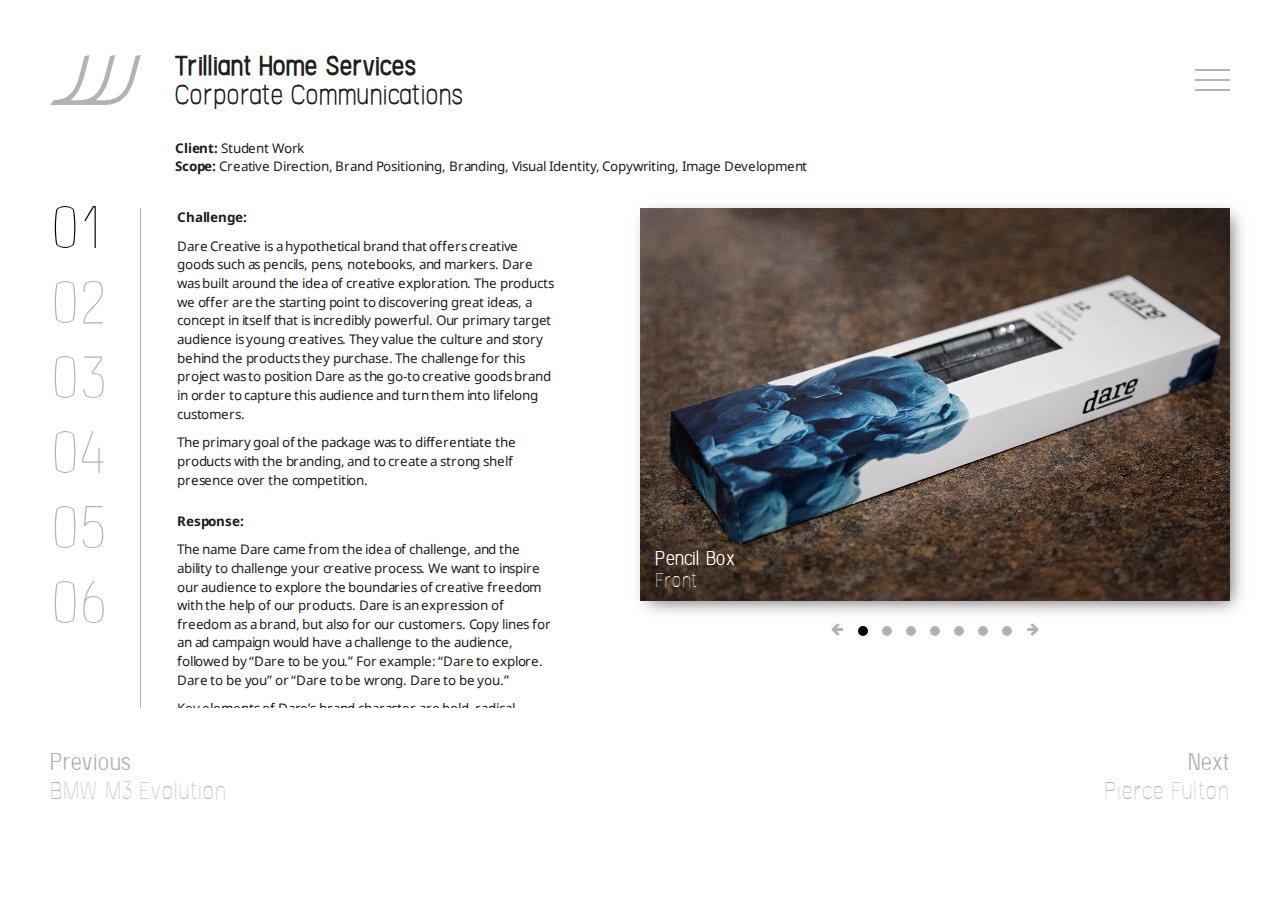
<file: projects/trilliant.html>
<!doctype html>
<html class="no-js" lang="">
    <head>
        <meta charset="utf-8">
        <meta http-equiv="x-ua-compatible" content="ie=edge">
        <title>Jeremy Wong - Communications Designer</title>
        <meta name="description" content="">
        <meta name="viewport" content="width=device-width, initial-scale=1">

        <link rel="apple-touch-icon" href="apple-touch-icon.png">
        <!-- Place favicon.ico in the root directory -->

        <link rel="stylesheet" href="../css/normalize.css">
        <link rel="stylesheet" href="../css/main.css">
        <link rel="stylesheet" href="../css/octopus.css">
        <link rel="icon" type="image/png" href="../favicon.png">
        <link rel="stylesheet" href="https://maxcdn.bootstrapcdn.com/font-awesome/4.5.0/css/font-awesome.min.css">
        <link href='https://fonts.googleapis.com/css?family=Open+Sans' rel='stylesheet' type='text/css'>
        <link href='https://fonts.googleapis.com/css?family=Droid+Sans:400,700' rel='stylesheet' type='text/css'>
        <script src="../js/vendor/modernizr-2.8.3.min.js"></script>
        <link rel="stylesheet" href="../owl/owl.carousel.css">
        <link rel="stylesheet" href="../owl/owl.theme.default.css">
        <link rel="stylesheet" type="text/css" href="../jCapSlide/css/style.css"/>

    </head>



    <body id="projectpage">
        <!--[if lt IE 8]>
            <p class="browserupgrade">You are using an <strong>outdated</strong> browser. Please <a href="http://browsehappy.com/">upgrade your browser</a> to improve your experience.</p>
        <![endif]-->

        <!-- Add your site or application content here -->

        <div class="wrap">

        <div class="header">
        <a href="../">

          <svg version="1.1" xmlns="http://www.w3.org/2000/svg" xmlns:xlink="http://www.w3.org/1999/xlink" x="0px" y="0px"
          	 viewBox="0 0 91.1 50.3" enable-background="new 0 0 91.1 50.3" xml:space="preserve" class="logo greylogo">
          <g id="Background">
          </g>
          <g id="Guides" display="none">
          </g>
          <g id="_x31_._Loading">
          	<path d="M81,19.1C76.3,38,69,45.4,54.7,45.4h-8.8c6.9-5,11.6-14,14.8-27.7L65.5,0l-5.2,1.1l-4.8,18C50.7,38,43.3,45.4,29.1,45.4
          		h-8.2h-0.6c6.9-5,11.6-14,14.8-27.7L39.8,0l-5.2,1.1l-4.8,18C25.1,38,17.7,45.4,3.4,45.4h0L0,50.3h3.4c0.5,0,1.3,0,1.3,0h16.1h8.2
          		h25.6c16.8,0,26.3-9.7,31.7-32.6L91.1,0l-5.2,1.1L81,19.1z"/>
          </g>
          <g id="_x32_._Home_x2F_About">
          </g>
          <g id="_x33_._Work_Overview">
          </g>
          <g id="_x34_._Work_1">
          </g>
          <g id="_x34_._Work_2">
          </g>
          <g id="Navi">
          </g>
          </svg>
        </a>

        <div id="nav-icon3grey" class="nav-icon3grey">
          <span></span>
          <span></span>
          <span></span>
          <span></span>
        </div>

        <nav class="navmenu hide">
          <ul>
                <li><a href="../projects">Work</a></li>
                <li><a href="../">About</a></li>
            </ul>
        </nav>



        <div class="projectintro">

          <div>
            <h1 class="projectname">Trilliant Home Services</h1>
            <h1 class="projectdescription">Corporate Communications</h1>
          </div>
        <div class="scopeinfo">
          <p><strong>Client:</strong> Student Work</p>
          <p><strong>Scope:</strong> Creative Direction, Brand Positioning, Branding, Visual Identity, Copywriting, Image Development</p>
        </div>

      </div> <!--Projectinfo Close -->
    </div> <!-- Header Close -->

        <ul class="sidebar">
            <li><a class="selected" href="">01</a></li>
            <li><a href="piercefulton">02</a></li>
            <li><a href="scopefm">03</a></li>
            <li><a href="m3evo">04</a></li>
            <li><a href="project5">05</a></li>
            <li><a href="project6">06</a></li>
        </ul>

        <div class="casestudy">
          <!--<div class="bigimage">
            <img src="img/p2_big.jpg" alt="First Image" width="1200" height="600">
          </div>--> <!--Images Close-->
        <div class="casestudyscroll">
        <div class="casestudycontent byebye">
<h2>Challenge:</h2>

<p>Dare Creative is a hypothetical brand that offers creative goods such as pencils, pens, notebooks, and markers. Dare was built around the idea of creative exploration. The products we offer are the starting point to discovering great ideas, a concept in itself that is incredibly powerful. Our primary target audience is young creatives. They value the culture and story behind the products they purchase. The challenge for this project was to position Dare as the go-to creative goods brand in order to capture this audience and turn them into lifelong customers.
</p><p>
The primary goal of the package was to differentiate the products with the branding, and to create a strong shelf presence over the competition.
</p>
<br>

<h2>Response:</h2>

<p>The name Dare came from the idea of challenge, and the ability to challenge your creative process. We want to inspire our audience to explore the boundaries of creative freedom with the help of our products. Dare is an expression of freedom as a brand, but also for our customers. Copy lines for an ad campaign would have a challenge to the audience, followed by “Dare to be you.” For example: “Dare to explore. Dare to be you” or “Dare to be wrong. Dare to be you.”
</p><p>
Key elements of Dare’s brand character are bold, radical, imaginative, adventurous, and expressive. The mark evokes movement and tension. It is a balance between structure and edgy, with a bold presence that supports the statement it represents.
</p><p>
The ink clouds are used as an abstract symbol to represent the depth and the mystery of the creative process. Our products are the vehicles which help users navigate through the unknown, just like a ship in the sea.
</p><p>
The display stand is packed tightly to improve the structural rigidity while the products are on display, but also during shipping, and to minimize waste. The staircase was added to give the display a strong shelf presence, and to integrate the wooden pencil stand included in the package. The pencil stand would be a wooden version of the staircase that would sit upside-down on top of the boxes during shipping, creating a squared package. The pencil stand is intended to be used alongside the package display so the seller can feature the products themselves, allowing for individual sale and product testing.
</p>
<br>

<h2>Outcome:</h2>

<p>As I was working on this project, I began to embody the Dare philosophies. I started challenging my own creative process, and thinking about things differently which led to the discovery of new possibilities. It was a rewarding process which has inspired me to continue the path of discovery.
</p>
        </div> <!--casestudycontent close-->
      </div> <!--Scroll div close-->

      <div id="carousel" class="owl-carousel owl-theme projectcarousel byebye">


        <a href="img/p2_1.jpg"><div id="capslide_img_cont1" class="ic_container">
            <img src="img/p2_1.jpg" alt="Pencil Box - Front"/>
            <div class="overlay" style="display:none;"></div>
            <div class="ic_caption">
                <p class="ic_category">Pencil Box</p>
                <h3>Front</h3>
                <!--<p class="ic_text">
                    Lorem ipsum dolor sit amet, consectetur adipisicing elit,
                    sed do eiusmod tempor incididunt ut labore et dolore magna aliqua.
                </p>-->
            </div>
        </div></a>

        <a href="img/p2_2.jpg"><div class="ic_container">
          <img src="img/p2_2.jpg" alt="Notebook Sleeve - Front"/>
            <div class="overlay" style="display:none;"></div>
            <div class="ic_caption">
                <p class="ic_category">Notebook Sleeve</p>
                <h3>Front</h3>
                <!--<p class="ic_text">
                    Lorem ipsum dolor sit amet, consectetur adipisicing elit,
                    sed do eiusmod tempor incididunt ut labore et dolore magna aliqua.
                </p>-->
            </div>
        </div></a>

        <a href="img/p2_3.jpg"><div class="ic_container">
          <img src="img/p2_3.jpg" alt="Box + Sleeve - Front"/>
            <div class="overlay" style="display:none;"></div>
            <div class="ic_caption">
                <p class="ic_category">Box + Sleeve</p>
                <h3>Front</h3>
                <!--<p class="ic_text">
                    Lorem ipsum dolor sit amet, consectetur adipisicing elit,
                    sed do eiusmod tempor incididunt ut labore et dolore magna aliqua.
                </p>-->
            </div>
        </div></a>

        <a href="img/p2_4.jpg"><div class="ic_container">
          <img src="img/p2_4.jpg" alt="Box + Sleeve - Back"/>
            <div class="overlay" style="display:none;"></div>
            <div class="ic_caption">
                <p class="ic_category">Box + Sleeve</p>
                <h3>Back</h3>
                <!--<p class="ic_text">
                    Lorem ipsum dolor sit amet, consectetur adipisicing elit,
                    sed do eiusmod tempor incididunt ut labore et dolore magna aliqua.
                </p>-->
            </div>
        </div></a>

        <a href="img/p2_5.jpg"><div class="ic_container">
          <img src="img/p2_5.jpg" alt="Display Stand - Front"/>
            <div class="overlay" style="display:none;"></div>
            <div class="ic_caption">
                <p class="ic_category">Display Stand</p>
                <h3>Front</h3>
                <!--<p class="ic_text">
                    Lorem ipsum dolor sit amet, consectetur adipisicing elit,
                    sed do eiusmod tempor incididunt ut labore et dolore magna aliqua.
                </p>-->
            </div>
        </div></a>

        <a href="img/p2_6.jpg"><div class="ic_container">
          <img src="img/p2_6.jpg" alt="Display Stand - Side"/>
            <div class="overlay" style="display:none;"></div>
            <div class="ic_caption">
                <p class="ic_category">Display Stand</p>
                <h3>Side</h3>
                <!--<p class="ic_text">
                    Lorem ipsum dolor sit amet, consectetur adipisicing elit,
                    sed do eiusmod tempor incididunt ut labore et dolore magna aliqua.
                </p>-->
            </div>
        </div></a>

        <a href="img/p2_7.jpg"><div class="ic_container">
          <img src="img/p2_7.jpg" alt="Display Stand - Back"/>
            <div class="overlay" style="display:none;"></div>
            <div class="ic_caption">
                <p class="ic_category">Display Stand</p>
                <h3>Back</h3>
                <!--<p class="ic_text">
                    Lorem ipsum dolor sit amet, consectetur adipisicing elit,
                    sed do eiusmod tempor incididunt ut labore et dolore magna aliqua.
                </p>-->
            </div>
        </div></a>

      </div> <!-- Carousel Close -->

        </div> <!--casestudy close-->

        <div class="footer">
          <div class="prevproject">
            <a href="m3evo"><h1>Previous</h1>
            <h2>BMW M3 Evolution</h2></a>
          </div>
          <div class="nextproject">
            <a href="piercefulton"><h1>Next</h1>
            <h2>Pierce Fulton</h2></a>
          </div>
        </div> <!--footer close-->


      </div> <!--wrap close-->




        <script src="https://code.jquery.com/jquery-1.12.0.min.js"></script>
        <script>window.jQuery || document.write('<script src="../js/vendor/jquery-1.12.0.min.js"><\/script>')</script>
        <script src="../js/plugins.js"></script>
        <script src="../js/main.js"></script>
        <script src="../js/caption.js"></script>
        <script src="../owl/owl.carousel.min.js"></script>
        <script src="../jCapSlide/jquery.capSlide.js"></script>


        <script>
            $(document).ready(function() {
                $("#carousel").owlCarousel ({
                  autoplay: false,
                  autoplayHoverPause: false,
                  autoplayTimeout: 3500,
                  items: 1,
                  loop: true,
                  margin: 20,
                  dots: true,
                  nav: true,
                  navText: [
                    "<i class='fa fa-arrow-left'></i>",
                    "<i class='fa fa-arrow-right'></i>"
                    ],
                  animateOut:'fadeOut',
                })
            })

          </script>



        <!-- Google Analytics: change UA-XXXXX-X to be your site's ID. -->
<!--
        <script>
            (function(b,o,i,l,e,r){b.GoogleAnalyticsObject=l;b[l]||(b[l]=
            function(){(b[l].q=b[l].q||[]).push(arguments)});b[l].l=+new Date;
            e=o.createElement(i);r=o.getElementsByTagName(i)[0];
            e.src='https://www.google-analytics.com/analytics.js';
            r.parentNode.insertBefore(e,r)}(window,document,'script','ga'));
            ga('create','UA-XXXXX-X','auto');ga('send','pageview');
        </script>
-->

    </body>
</html>
</file>
<file: css/main.css>
/*! HTML5 Boilerplate v5.3.0 | MIT License | https://html5boilerplate.com/ */

/*
 * What follows is the result of much research on cross-browser styling.
 * Credit left inline and big thanks to Nicolas Gallagher, Jonathan Neal,
 * Kroc Camen, and the H5BP dev community and team.
 */

/* ==========================================================================
   Base styles: opinionated defaults
   ========================================================================== */

html {
    color: #222;
    font-size: 1em;
    line-height: 1.4;
}

/*
 * Remove text-shadow in selection highlight:
 * https://twitter.com/miketaylr/status/12228805301
 *
 * These selection rule sets have to be separate.
 * Customize the background color to match your design.
 */

::-moz-selection {
    background: #b3d4fc;
    text-shadow: none;
}

::selection {
    background: #b3d4fc;
    text-shadow: none;
}

/*
 * A better looking default horizontal rule
 */

hr {
    display: block;
    height: 1px;
    border: 0;
    border-top: 1px solid #ccc;
    margin: 1em 0;
    padding: 0;
}

/*
 * Remove the gap between audio, canvas, iframes,
 * images, videos and the bottom of their containers:
 * https://github.com/h5bp/html5-boilerplate/issues/440
 */

audio,
canvas,
iframe,
img,
svg,
video {
    vertical-align: middle;
}

/*
 * Remove default fieldset styles.
 */

fieldset {
    border: 0;
    margin: 0;
    padding: 0;
}

/*
 * Allow only vertical resizing of textareas.
 */

textarea {
    resize: vertical;
}

/* ==========================================================================
   Browser Upgrade Prompt
   ========================================================================== */

.browserupgrade {
    margin: 0.2em 0;
    background: #ccc;
    color: #000;
    padding: 0.2em 0;
}

/* ==========================================================================
   Author's custom styles
   ========================================================================== */


h2 {
  margin: 0px;
}

p {
  margin: 0px;
}

.noshow {
  display: none !important;
}

.hideme {
  display: none;
}

.loadingpage {
  width: 100%;
  height: 100%;
  position:absolute;
  background-color: white;
  top:0;
  left:0;
  transition: all 3s cubic-bezier(0.77, 0, 0.175, 1);
  transition-delay: .25s;
}

.homeinfo{
  position:fixed;
  bottom:45%;
  right: 100px;
}

.jeremywong {
  font-family: 'octopus_300', 'HelveticaNeue-Light', 'Helvetica', sans-serif;
  font-weight: lighter;
  font-size: 22pt;
  letter-spacing: -1pt;
}

.medescriptor {
  font-family: 'octopus_300', 'HelveticaNeue-Light', 'Helvetica', sans-serif;
  font-weight: lighter;
  font-size: 14pt;
  letter-spacing: 0pt;
  margin-top: -25px;
}

.enter {
  font-family: 'octopus_300', 'HelveticaNeue-Light', 'Helvetica', sans-serif;
  font-weight: lighter;
  text-align:center;
  font-size: 18pt;
  margin-top: 50px;
  color:#B2B2B2;
  -webkit-transition: all 500ms ease;
  -moz-transition: all 500ms ease;
  -o-transition: all 500ms ease;
  transition: all 500ms ease;
}

.enter:hover {
  color: black;
  cursor: pointer;
}

.loader{
  position:fixed;
  top:50%;
  left:50%;
  transform:translate(-50%,-50%);
}

.loader img {

}

.byebye {
  opacity:0;
  visibility:hidden;
}

.wrap {
  margin: 50px;
  width: auto;
  height: auto;
  position:relative;
}

.header {
  width: 100%;
}

.footer {
  width: 100%;
  height: 55px;
  display:inline-block;
  margin-top: 20px;
}

.footer a{
  color: #B2B2B2;
  text-decoration: none;
  -webkit-transition: all 500ms ease;
  -moz-transition: all 500ms ease;
  -o-transition: all 500ms ease;
  transition: all 500ms ease;
}

.footer a:hover {
  color: black;
}

.footer h1,h2 {
  font-size: 24px;
}

.footer h1 {
  margin: 20px 0px 0px 0px;
  font-family: 'octopus_narrow_300', 'HelveticaNeue-Light', 'Helvetica', sans-serif;
  font-weight: normal;
}

.footer h2 {
  margin: -5px 0px 0px 0px;
  font-family: 'octopus_narrow_100', 'HelveticaNeue-Light', 'Helvetica', sans-serif;
  font-weight: normal;
}

.prevproject {
  float:left;
  text-align: left;
}

.nextproject {
  float: right;
  text-align: right;
}

.greylogo {
  fill: #B2B2B2;
  -webkit-transition: all 500ms ease;
  -moz-transition: all 500ms ease;
  -o-transition: all 500ms ease;
  transition: all 500ms ease;
}

.greylogo:hover {
  fill: black;
}

.logo {
  float:left;
  width: 91px;
  height: 50px;
  margin-top: 5px;
}

.intro {
  font-family: 'octopus_300', 'HelveticaNeue-Light', 'Helvetica', sans-serif;
  font-weight: lighter;
  font-size: 28pt;
  letter-spacing: -1pt;
  margin-bottom: 22px;
}

.aboutme {
  width: 34vw;
  margin-top: 130px;
  float:left;
}

.contactinfo {
  font-family: 'Droid Sans', 'HelveticaNeue-Light', 'Helvetica', sans-serif;
  font-weight: lighter;
  font-size: 14pt;
  margin-top: 15px;
}

.contactinfo a{
  text-decoration: none;
  color: #B2B2B2;
  -webkit-transition: all 500ms ease;
  -moz-transition: all 500ms ease;
  -o-transition: all 500ms ease;
  transition: all 500ms ease;
}

.contactinfo a:hover{
  color: black;
}

.aboutme h2 {
  font-size: 10pt;
  font-family: 'Droid Sans','Helvetica',sans-serif;
  font-weight: bold;
  letter-spacing: -0.1pt;
}

.aboutme p {
  font-size: 10pt;
  font-family: 'Droid Sans','Helvetica',sans-serif;
  letter-spacing: -0.1pt;
  margin-top: 15px;
}

.contacth2 {
  margin-top: 34px;
}

.me {
  float: right;
  width: 55%;
  height: auto;
  position: fixed;
  bottom:0;
  right:0;
}

.me img{
  width: 90%;
  height: auto;
}

.workhome {
  font-family: "octopus_narrow_300", sans-serif;
  font-size: 25pt;
  text-decoration:none;
  color: #B2B2B2;
  position: fixed;
  right: 75px;
  top: 400px;
  height: 38px;
  -webkit-transition: all 500ms ease;
  -moz-transition: all 500ms ease;
  -o-transition: all 500ms ease;
  transition: all 500ms ease;
}

.workhome:hover {
  color:black;
}

.navmenu a.selected{
  color:black;
}



.navmenu {
  float:right;
  transition: all .35s ease-in-out;
  opacity: 1;
  height: 20px;
  margin: 14px 0px 0px 0px;
  -webkit-transition: all 500ms ease;
  -moz-transition: all 500ms ease;
  -o-transition: all 500ms ease;
  transition: all 500ms ease;
}

.navmenu a {
  color:#B2B2B2;
  text-decoration:none;
  font-family: "octopus_narrow_300", sans-serif;
  font-size: 18pt;
  -webkit-transition: all 500ms ease;
  -moz-transition: all 500ms ease;
  -o-transition: all 500ms ease;
  transition: all 500ms ease;
}

.navmenu a:hover {
  color:black;
}

.navmenu ul {
  margin: 0;
}

.navmenu li {
  list-style: none;
  display: inline-block;
  padding-right: 20px;
}

.hide {
  opacity: 0;
  transform: translatey(-50%);
  visibility:hidden;
}

.grey {
  color: #B2B2B2;
}



/* Work Page */
.workcarousel {
  position:relative;
  margin-top: 100px;
}



.workimage img {
    width:100%;
    vertical-align:top;
}

.worktext {
  width: 100%;
  position:absolute;
  top:50%;
  left:50%;
  transform: translate(-50%, -50%);
}

.workimage h1 {
  font-family: 'octopus_narrow_300', 'HelveticaNeue-Light', 'Helvetica', sans-serif;
  font-weight: lighter;
  font-size: 40pt;
  letter-spacing: -0.1pt;
  margin: 0px;
  text-align: center;
  text-decoration:none;
  color:white;
  }

.workimage h2 {
  font-family: 'octopus_narrow_300', 'HelveticaNeue-Light', 'Helvetica', sans-serif;
  font-weight: lighter;
  font-size: 20pt;
  letter-spacing: -0.1pt;
  margin: -7px 0px;
  text-align: center;
  text-decoration:none;
  color:white;
  }

  .workimage h3 {
    font-family: 'octopus_narrow_100', 'HelveticaNeue-Light', 'Helvetica', sans-serif;
    font-weight: lighter;
    font-size: 20pt;
    letter-spacing: -0.1pt;
    margin: 0px;
    text-align: center;
    text-decoration: none;
    color:white;
    }

.workoverlay {
  background: rgba(0, 0, 0, 0.5);
  position: absolute;
  width: 100%;
  height: 100%;
  z-index: 1;
  -webkit-transition: all 500ms ease;
  -moz-transition: all 500ms ease;
  -o-transition: all 500ms ease;
  transition: all 500ms ease;
}

.workoverlay:hover {
  background: rgba(0, 0, 0, 0.3);
}

/* Project Page */

.projectintro {
margin-left: 125px;
}

.projectname {
  font-family: "octopus_narrow_300", sans-serif;
  font-size: 20pt;
  margin:0;
}

.projectdescription {
  font-family: "octopus_narrow_100", sans-serif;
  font-size: 20pt;
  margin:-8px 0 0 0;
}

.sidebar {
  position:absolute;
  top: 125px;
  left: -37px;
}

.sidebar a {
  color:#B2B2B2;
  text-decoration:none;
  font-family: "octopus_narrow_100", sans-serif;
  font-size: 45pt;
  -webkit-transition: all 500ms ease;
  -moz-transition: all 500ms ease;
  -o-transition: all 500ms ease;
  transition: all 500ms ease;
}

.sidebar a.selected {
  color:black;
}

.sidebar a:hover {
  color:black;
}

.sidebar ul {
  margin: 0;
}

.sidebar li {
  list-style: none;
  display: block;
  height: 75px;
}

.bigimage {
  position:absolute;
  top: 0px;
  left: 124px;
  width: 75vw;
  height: 37vw;
  -webkit-transition: all 1s ease;
  -moz-transition: all 1s ease;
  -o-transition: all 1s ease;
  transition: all 1s ease;
  overflow: auto;
  -webkit-box-shadow: 5px 5px 16px -5px rgba(0,0,0,0.65);
  -moz-box-shadow: 5px 5px 16px -5px rgba(0,0,0,0.65);
  box-shadow: 5px 5px 16px -5px rgba(0,0,0,0.65);


}
.bigimage img{
  width: 100%;
  height: auto;
}

.bigimage::-webkit-scrollbar {
    width:0px;
}

.casestudy {
  height:auto;
  width: auto;
  position:relative;
}

.casestudyscroll {
  height:500px;
  width:35%;
  min-width: 275px;
  overflow-y:auto;
  overflow-x:hidden;
  direction: rtl;
  margin-left: 90px;
  border-left: 1px solid #B2B2B2;
  float:left;
  display:inline;
}

.casestudycontent {
  overflow:visible;
  direction: ltr;
  float: left;
  display: inline;
  margin-left: 36px;
  -webkit-transition: all 1.5s ease;
  -moz-transition: all 1.5s ease;
  -o-transition: all 1.5s ease;
  transition: all 1.5s ease;
  transition-delay: .25s;

}

.casestudycontent h2 {
  font-size: 10pt;
  font-family: 'Droid Sans','Helvetica',sans-serif;
  font-weight: bold;
  letter-spacing: -0.1pt;
}

.casestudycontent p {
  font-size: 10pt;
  font-family: 'Droid Sans','Helvetica',sans-serif;
  letter-spacing: -0.1pt;
  margin-top: 10px;
}

.casestudy a{
  font-size: 10pt;
  font-family: 'Droid Sans','Helvetica',sans-serif;
  letter-spacing: -0.1pt;
  text-decoration: none;
  color: #B2B2B2;
  -webkit-transition: all 500ms ease;
  -moz-transition: all 500ms ease;
  -o-transition: all 500ms ease;
  transition: all 500ms ease;
}

.casestudy a:hover{
  color: black;
}

.scopeinfo {
  margin: 22px 0px 32px 0px;
}

.scopeinfo p {
  font-size: 10pt;
  font-family: 'Droid Sans','Helvetica',sans-serif;
  letter-spacing: -0.1pt;
}

.projectcarousel {
  display:inline;
  float:right;
  margin-left: 20px;
  -webkit-transition: all 1.5s ease;
  -moz-transition: all 1.5s ease;
  -o-transition: all 1.5s ease;
  transition: all 1.5s ease;
  transition-delay: .75s;
}


/* Scrollbar styles */
::-webkit-scrollbar {
width: 1px;
}

::-webkit-scrollbar-track {
border: 0px solid black;
border-radius: 0px;
}

::-webkit-scrollbar-thumb {
background: black;
border-radius: 0px;
}






/* Navi Stuff */

#nav-icon1, #nav-icon2, #nav-icon3, #nav-icon4 {
  width: 35px;
  height: 27px;
  position: relative;
  margin: 19px 0px 0px 0px;
  float:right;
  -webkit-transform: rotate(0deg);
  -moz-transform: rotate(0deg);
  -o-transform: rotate(0deg);
  transform: rotate(0deg);
  -webkit-transition: .5s ease-in-out;
  -moz-transition: .5s ease-in-out;
  -o-transition: .5s ease-in-out;
  transition: .5s ease-in-out;
  cursor: pointer;
}

#nav-icon3grey {
  width: 35px;
  height: 27px;
  position: relative;
  margin: 19px 0px 0px 0px;
  float:right;
  -webkit-transform: rotate(0deg);
  -moz-transform: rotate(0deg);
  -o-transform: rotate(0deg);
  transform: rotate(0deg);
  -webkit-transition: .5s ease-in-out;
  -moz-transition: .5s ease-in-out;
  -o-transition: .5s ease-in-out;
  transition: .5s ease-in-out;
  cursor: pointer;
}

#nav-icon1 span, #nav-icon3 span, #nav-icon4 span {
  display: block;
  position: absolute;
  height: 2px;
  width: 100%;
  background: black;
  opacity: 1;
  left: 0;
  -webkit-transform: rotate(0deg);
  -moz-transform: rotate(0deg);
  -o-transform: rotate(0deg);
  transform: rotate(0deg);
  -webkit-transition: .25s ease-in-out;
  -moz-transition: .25s ease-in-out;
  -o-transition: .25s ease-in-out;
  transition: .25s ease-in-out;
}

#nav-icon3grey span {
  display: block;
  position: absolute;
  height: 2px;
  width: 100%;
  background: #B2B2B2;
  opacity: 1;
  left: 0;
  -webkit-transform: rotate(0deg);
  -moz-transform: rotate(0deg);
  -o-transform: rotate(0deg);
  transform: rotate(0deg);
  -webkit-transition: .25s ease-in-out;
  -moz-transition: .25s ease-in-out;
  -o-transition: .25s ease-in-out;
  transition: .25s ease-in-out;
}

#nav-icon3grey:hover span {
  background: black;
}

/* Icon 3 */

#nav-icon3 span:nth-child(1) {
  top: 0px;
}

#nav-icon3 span:nth-child(2),#nav-icon3 span:nth-child(3) {
  top: 10px;
}

#nav-icon3 span:nth-child(4) {
  top: 20px;
}

#nav-icon3.open span:nth-child(1) {
  top: 10px;
  width: 0%;
  left: 50%;
}

#nav-icon3.open span:nth-child(2) {
  -webkit-transform: rotate(45deg);
  -moz-transform: rotate(45deg);
  -o-transform: rotate(45deg);
  transform: rotate(45deg);
}

#nav-icon3.open span:nth-child(3) {
  -webkit-transform: rotate(-45deg);
  -moz-transform: rotate(-45deg);
  -o-transform: rotate(-45deg);
  transform: rotate(-45deg);
}

#nav-icon3.open span:nth-child(4) {
  top: 18px;
  width: 0%;
  left: 50%;
}

/* GREY NAV */
#nav-icon3grey span:nth-child(1) {
  top: 0px;
}

#nav-icon3grey span:nth-child(2),#nav-icon3grey span:nth-child(3) {
  top: 10px;
}

#nav-icon3grey span:nth-child(4) {
  top: 20px;
}

#nav-icon3grey.open span:nth-child(1) {
  top: 10px;
  width: 0%;
  left: 50%;
}

#nav-icon3grey.open span:nth-child(2) {
  -webkit-transform: rotate(45deg);
  -moz-transform: rotate(45deg);
  -o-transform: rotate(45deg);
  transform: rotate(45deg);
}

#nav-icon3grey.open span:nth-child(3) {
  -webkit-transform: rotate(-45deg);
  -moz-transform: rotate(-45deg);
  -o-transform: rotate(-45deg);
  transform: rotate(-45deg);
}

#nav-icon3grey.open span:nth-child(4) {
  top: 18px;
  width: 0%;
  left: 50%;
}



/* ==========================================================================
   Helper classes
   ========================================================================== */

/*
 * Hide visually and from screen readers
 */

.hidden {
    display: none !important;
}

/*
 * Hide only visually, but have it available for screen readers:
 * http://snook.ca/archives/html_and_css/hiding-content-for-accessibility
 */

.visuallyhidden {
    border: 0;
    clip: rect(0 0 0 0);
    height: 1px;
    margin: -1px;
    overflow: hidden;
    padding: 0;
    position: absolute;
    width: 1px;
}

/*
 * Extends the .visuallyhidden class to allow the element
 * to be focusable when navigated to via the keyboard:
 * https://www.drupal.org/node/897638
 */

.visuallyhidden.focusable:active,
.visuallyhidden.focusable:focus {
    clip: auto;
    height: auto;
    margin: 0;
    overflow: visible;
    position: static;
    width: auto;
}

/*
 * Hide visually and from screen readers, but maintain layout
 */

.invisible {
    visibility: hidden;
}

/*
 * Clearfix: contain floats
 *
 * For modern browsers
 * 1. The space content is one way to avoid an Opera bug when the
 *    `contenteditable` attribute is included anywhere else in the document.
 *    Otherwise it causes space to appear at the top and bottom of elements
 *    that receive the `clearfix` class.
 * 2. The use of `table` rather than `block` is only necessary if using
 *    `:before` to contain the top-margins of child elements.
 */

.clearfix:before,
.clearfix:after {
    content: " "; /* 1 */
    display: table; /* 2 */
}

.clearfix:after {
    clear: both;
}

/* ==========================================================================
   EXAMPLE Media Queries for Responsive Design.
   These examples override the primary ('mobile first') styles.
   Modify as content requires.
   ========================================================================== */

@media only screen and (min-width: 35em) {
    /* Style adjustments for viewports that meet the condition */
}

@media print,
       (-webkit-min-device-pixel-ratio: 1.25),
       (min-resolution: 1.25dppx),
       (min-resolution: 120dpi) {
    /* Style adjustments for high resolution devices */
}

@media (min-width: 1400px) {

  .footer {
    height: 55px;
    margin-top: 0px;
  }

}

@media (max-width: 1025px) {

  .homeinfo{
    position:fixed;
    bottom:40%;
    right: 5%;
  }

  .jeremywong {
    font-family: 'octopus_300', 'HelveticaNeue-Light', 'Helvetica', sans-serif;
    font-weight: lighter;
    font-size: 22pt;
    letter-spacing: -1pt;
  }

  .wrap {
    margin: 35px;
    width: auto;
    height: auto;
    position:relative;
  }

  .intro {
}

  .aboutme {
    width: 60vw;
    margin-top: 80px;
    float:left;
  }

  .me {
    width: 63%;
    height: auto;
    position: relative;
  }

  .me img{
    width: 100%;
    height: auto;
  }

  .workhome {
    position: absolute;
    left: -39%;
    top: 20%;
    width: 70px;
    height: 40px;
  }

  .navmenu {
    margin: 14px 0px 0px 0px;
}

/* Work Page Stuff */
.mobileworkitems {
  display: inline-block;
  margin-top: 50px;
}

.mobileworkimage {
  margin-bottom: 10px;
  position:relative;
}

.mobileworkimage img {
    width:100%;
    vertical-align:top;
}

.mobileworktext {
  width: 100%;
  position:absolute;
  top:50%;
  left:50%;
  transform: translate(-50%, -50%);
}

.mobileworkimage h1 {
  font-family: 'octopus_narrow_300', 'HelveticaNeue-Light', 'Helvetica', sans-serif;
  font-weight: lighter;
  font-size: 40pt;
  letter-spacing: -0.1pt;
  margin: 0px;
  text-align: center;
  text-decoration:none;
  color:white;
  }

.mobileworkimage h2 {
  font-family: 'octopus_narrow_500', 'HelveticaNeue-Light', 'Helvetica', sans-serif;
  font-weight: lighter;
  font-size: 20pt;
  letter-spacing: -0.1pt;
  margin: -7px 0px;
  text-align: center;
  text-decoration:none;
  color:white;
  }

  .mobileworkimage h3 {
    font-family: 'octopus_narrow_300', 'HelveticaNeue-Light', 'Helvetica', sans-serif;
    font-weight: lighter;
    font-size: 20pt;
    letter-spacing: -0.1pt;
    margin: 0px;
    text-align: center;
    text-decoration: none;
    color:white;
    }

.mobileworkoverlay {
  background: rgba(0, 0, 0, 0.4);
  position: absolute;
  width: 100%;
  height: 100%;
  z-index: 1;
  -webkit-transition: all 500ms ease;
  -moz-transition: all 500ms ease;
  -o-transition: all 500ms ease;
  transition: all 500ms ease;
}

.mobileworkoverlay:hover {
  background: rgba(0, 0, 0, 0.3);
}

.code {
  display: none;
}

.codeshow {
  display: inline !important;
}

  /* Project Page */

  .projectintro {
  margin-left: 125px;
  }

  .sidebar {
}

  .sidebar a {
}

  .sidebar li {
    list-style: none;
    display: block;
    height: 75px;
  }

  .bigimage {
    display: none;
  }

  .casestudy {
    height:auto;
    width: auto;
    position:relative;
  }

  .casestudyscroll {
    height:500px;
    width:80%;
}

  .casestudycontent {
-webkit-transition: all 0s ease;
    -moz-transition: all 0s ease;
    -o-transition: all 0s ease;
    transition: all 0s ease;
    transition-delay: 0s;

  }

  .projectcarousel {
-webkit-transition: all 0s ease;
    -moz-transition: all 0s ease;
    -o-transition: all 0s ease;
    transition: all 0s ease;
    transition-delay: 0s;
    margin-top: 50px;
  }

}

@media (max-width: 768px) {

  h1, h2, h3, h4, h5, h6 { /*reset for mobile browsers */

  font-weight: normal;

  }

  .projectname {
  font-family: "octopus_narrow_500", sans-serif;
  }

  .projectdescription {
    font-family: "octopus_narrow_300", sans-serif;
  }

  .footer h1 {
    font-family: 'octopus_narrow_500', 'HelveticaNeue-Light', 'Helvetica', sans-serif;
  }

  .footer h2 {
    font-family: 'octopus_narrow_300', 'HelveticaNeue-Light', 'Helvetica', sans-serif;
  }

}


@media (max-width: 500px) {
  .underconstruction {
    font-size: 18pt;
    line-height: 1.2;
  }

  .homeinfo{
    position:fixed;
    bottom:14%;
    right: 19%;
  }

  .jeremywong {
    font-family: 'octopus_300', 'HelveticaNeue-Light', 'Helvetica', sans-serif;
    font-weight: lighter;
    font-size: 21pt;
    letter-spacing: -1pt;
  }

  .medescriptor {
    font-family: 'octopus_300', 'HelveticaNeue-Light', 'Helvetica', sans-serif;
    font-weight: lighter;
    font-size: 13pt;
    letter-spacing: 0pt;
    margin-top: -19px;
  }

  .me {
    width: 75%;
    height: auto;
    position: relative;
  }

  .me img{
    width: 100%;
    height: auto;
  }

  .workhome {
    font-size: 20pt;
    left: -34%;
    width: 55px;
    height: 32px;
  }


  .wrap {
    margin: 35px;
    width: auto;
    height: auto;
    position:relative;
  }

  .logo {
    float:left;
    width: 70.72px;
    height: 38.86px;
  }

  .intro {
}

.footer h1{
  margin: 0px;

}

.footer h1,h2 {
  font-size: 20px;
}

.aboutme {
  width: auto;
  margin-top: 25px;
  margin-left: 0px;
  float:left;
}


  .navmenu {
    margin: 7px 0px 0px 0px;
}

  .navmenu a {
    font-size: 15pt;
}

/* Work Page Stuff */
.mobileworkitems {
  display: inline-block;
  margin-top: 35px;
}

.mobileworkimage h1 {
  font-size: 33pt;
}

.mobileworkimage h2 {
  font-size: 18pt;
}

.mobileworkimage h3 {
  font-size: 18pt;
}
  /* Project Page */

  .projectintro {
  margin-left: 0px;
  padding-top: 70px;
  }

  .projectname {
    font-size: 17pt;
  }

  .projectdescription {
    font-size: 17pt;
    margin:-5px 0 0 0;
  }

.projectcarousel {
  margin-top: 0px;

}

  .sidebar {
    display: none;
}

  .bigimage {
    display: none;
  }

  .casestudy {
  }

  .scopeinfo {
    margin: 10px 0px 20px 0px;
  }

  .casestudyscroll {
    height:280px;
    width:100%;
    margin-left: 0px;
    margin-bottom: 30px;
}

  .casestudycontent {
  }

  /* Navi Stuff */

  #nav-icon1, #nav-icon2, #nav-icon3, #nav-icon4 {
    width: 35px;
    height: 27px;
    margin: 10px 0px 0px 0px;
}

  #nav-icon3grey {
    width: 35px;
    height: 27px;
    margin: 10px 0px 0px 0px;
}

}



/* ==========================================================================
   Print styles.
   Inlined to avoid the additional HTTP request:
   http://www.phpied.com/delay-loading-your-print-css/
   ========================================================================== */

@media print {
    *,
    *:before,
    *:after,
    *:first-letter,
    *:first-line {
        background: transparent !important;
        color: #000 !important; /* Black prints faster:
                                   http://www.sanbeiji.com/archives/953 */
        box-shadow: none !important;
        text-shadow: none !important;
    }

    a,
    a:visited {
        text-decoration: underline;
    }

    a[href]:after {
        content: " (" attr(href) ")";
    }

    abbr[title]:after {
        content: " (" attr(title) ")";
    }

    /*
     * Don't show links that are fragment identifiers,
     * or use the `javascript:` pseudo protocol
     */

    a[href^="#"]:after,
    a[href^="javascript:"]:after {
        content: "";
    }

    pre,
    blockquote {
        border: 1px solid #999;
        page-break-inside: avoid;
    }

    /*
     * Printing Tables:
     * http://css-discuss.incutio.com/wiki/Printing_Tables
     */

    thead {
        display: table-header-group;
    }

    tr,
    img {
        page-break-inside: avoid;
    }

    img {
        max-width: 100% !important;
    }

    p,
    h2,
    h3 {
        orphans: 3;
        widows: 3;
    }

    h2,
    h3 {
        page-break-after: avoid;
    }
}
</file>
<file: css/octopus.css>
@font-face {
    font-family: 'octopus_narrow_300';
    src: url('../fonts/octopus_narrow_300-webfont.eot');
    src: url('../fonts/octopus_narrow_300-webfont.eot?#iefix') format('embedded-opentype'),
         url('../fonts/octopus_narrow_300-webfont.woff2') format('woff2'),
         url('../fonts/octopus_narrow_300-webfont.woff') format('woff'),
         url('../fonts/octopus_narrow_300-webfont.ttf') format('truetype'),
         url('../fonts/octopus_narrow_300-webfont.svg#octopus_narrow_300') format('svg');
    font-weight: normal;
    font-style: normal;
}

@font-face {
    font-family: 'octopus_narrow_100';
    src: url('../fonts/octopus_narrow_100-webfont.eot');
    src: url('../fonts/octopus_narrow_100-webfont.eot?#iefix') format('embedded-opentype'),
         url('../fonts/octopus_narrow_100-webfont.woff2') format('woff2'),
         url('../fonts/octopus_narrow_100-webfont.woff') format('woff'),
         url('../fonts/octopus_narrow_100-webfont.ttf') format('truetype'),
         url('../fonts/octopus_narrow_100-webfont.svg#octopus_narrow_100') format('svg');
    font-weight: normal;
    font-style: normal;
}

@font-face {
    font-family: 'octopus_300';
    src: url('../fonts/octopus_300-webfont.eot');
    src: url('../fonts/octopus_300-webfont.eot?#iefix') format('embedded-opentype'),
         url('../fonts/octopus_300-webfont.woff2') format('woff2'),
         url('../fonts/octopus_300-webfont.woff') format('woff'),
         url('../fonts/octopus_300-webfont.ttf') format('truetype'),
         url('../fonts/octopus_300-webfont.svg#octopus_300') format('svg');
    font-weight: normal;
    font-style: normal;
}

@font-face {
    font-family: 'octopus_100';
    src: url('../fonts/octopus_100-webfont.eot');
    src: url('../fonts/octopus_100-webfont.eot?#iefix') format('embedded-opentype'),
         url('octopus_100-webfont.woff2') format('woff2'),
         url('octopus_100-webfont.woff') format('woff'),
         url('octopus_100-webfont.ttf') format('truetype'),
         url('../fonts/octopus_100-webfont.svg#octopus_100') format('svg');
    font-weight: normal;
    font-style: normal;
}

@font-face {
    font-family: 'octopus_narrow_500';
    src: url('../fonts/octopus_narrow_500-webfont.eot');
    src: url('../fonts/octopus_narrow_500-webfont.eot?#iefix') format('embedded-opentype'),
         url('../fonts/octopus_narrow_500-webfont.woff') format('woff'),
         url('../fonts/octopus_narrow_500-webfont.ttf') format('truetype'),
         url('../fonts/octopus_narrow_500-webfont.svg#octopus_narrow_500') format('svg');
    font-weight: normal;
    font-style: normal;
}

@font-face {
    font-family: 'octopus_500';
    src: url('../fonts/octopus_500-webfont.eot');
    src: url('../fonts/octopus_500-webfont.eot?#iefix') format('embedded-opentype'),
         url('../fonts/octopus_500-webfont.woff') format('woff'),
         url('../fonts/octopus_500-webfont.ttf') format('truetype'),
         url('../fonts/octopus_500-webfont.svg#octopus_500') format('svg');
    font-weight: normal;
    font-style: normal;
}
</file>
<file: jCapSlide/css/style.css>
.ic_container{
    vertical-align:baseline;
    margin:0px;
    position:relative;
    /*-moz-border-radius:10px;
    -webkit-border-radius:10px;
    -khtml-border-radius:10px;
    -moz-box-shadow: 0 1px 3px #888;
    -webkit-box-shadow: 0 1px 3px #888;*/
}
.overlay{
    opacity:.3;
    position:absolute;
    top:0px;
    bottom:0px;
    left:0px;
    right:0px;
    filter:progid:DXImageTransform.Microsoft.Alpha(opacity=50);
}
.ic_caption{
    position:absolute;
    opacity:1;
    overflow:hidden;
    margin:0px;
    padding:0px;
    left:0px;
    right:0px;
    cursor:default;
    filter:progid:DXImageTransform.Microsoft.Alpha(opacity=60);
}
.ic_category{
  font-family: "octopus_narrow_300", sans-serif;
  font-size:20px;
  padding:0 0 0 15px;
  margin:0 0 -6px 0;
  font-weight: normal;
}

.ic_caption h3{
  font-family: "octopus_narrow_100", sans-serif;
  padding:0px 5px 5px 15px;
  margin:0px;
  font-size:20px;
  font-weight: normal;
}

@media (max-width: 768px) {
  .ic_category{
    font-family: "octopus_narrow_500", sans-serif;
  }

  .ic_caption h3{
    font-family: "octopus_narrow_300", sans-serif;
  }
}

.ic_text{
    padding:0 5px 15px 15px;
    margin:0 0px 0 0;
    font-size: 10pt;
    font-family: 'Droid Sans','Helvetica',sans-serif;
    letter-spacing: -0pt;
    margin-top: 10px;
  }
}
</file>
